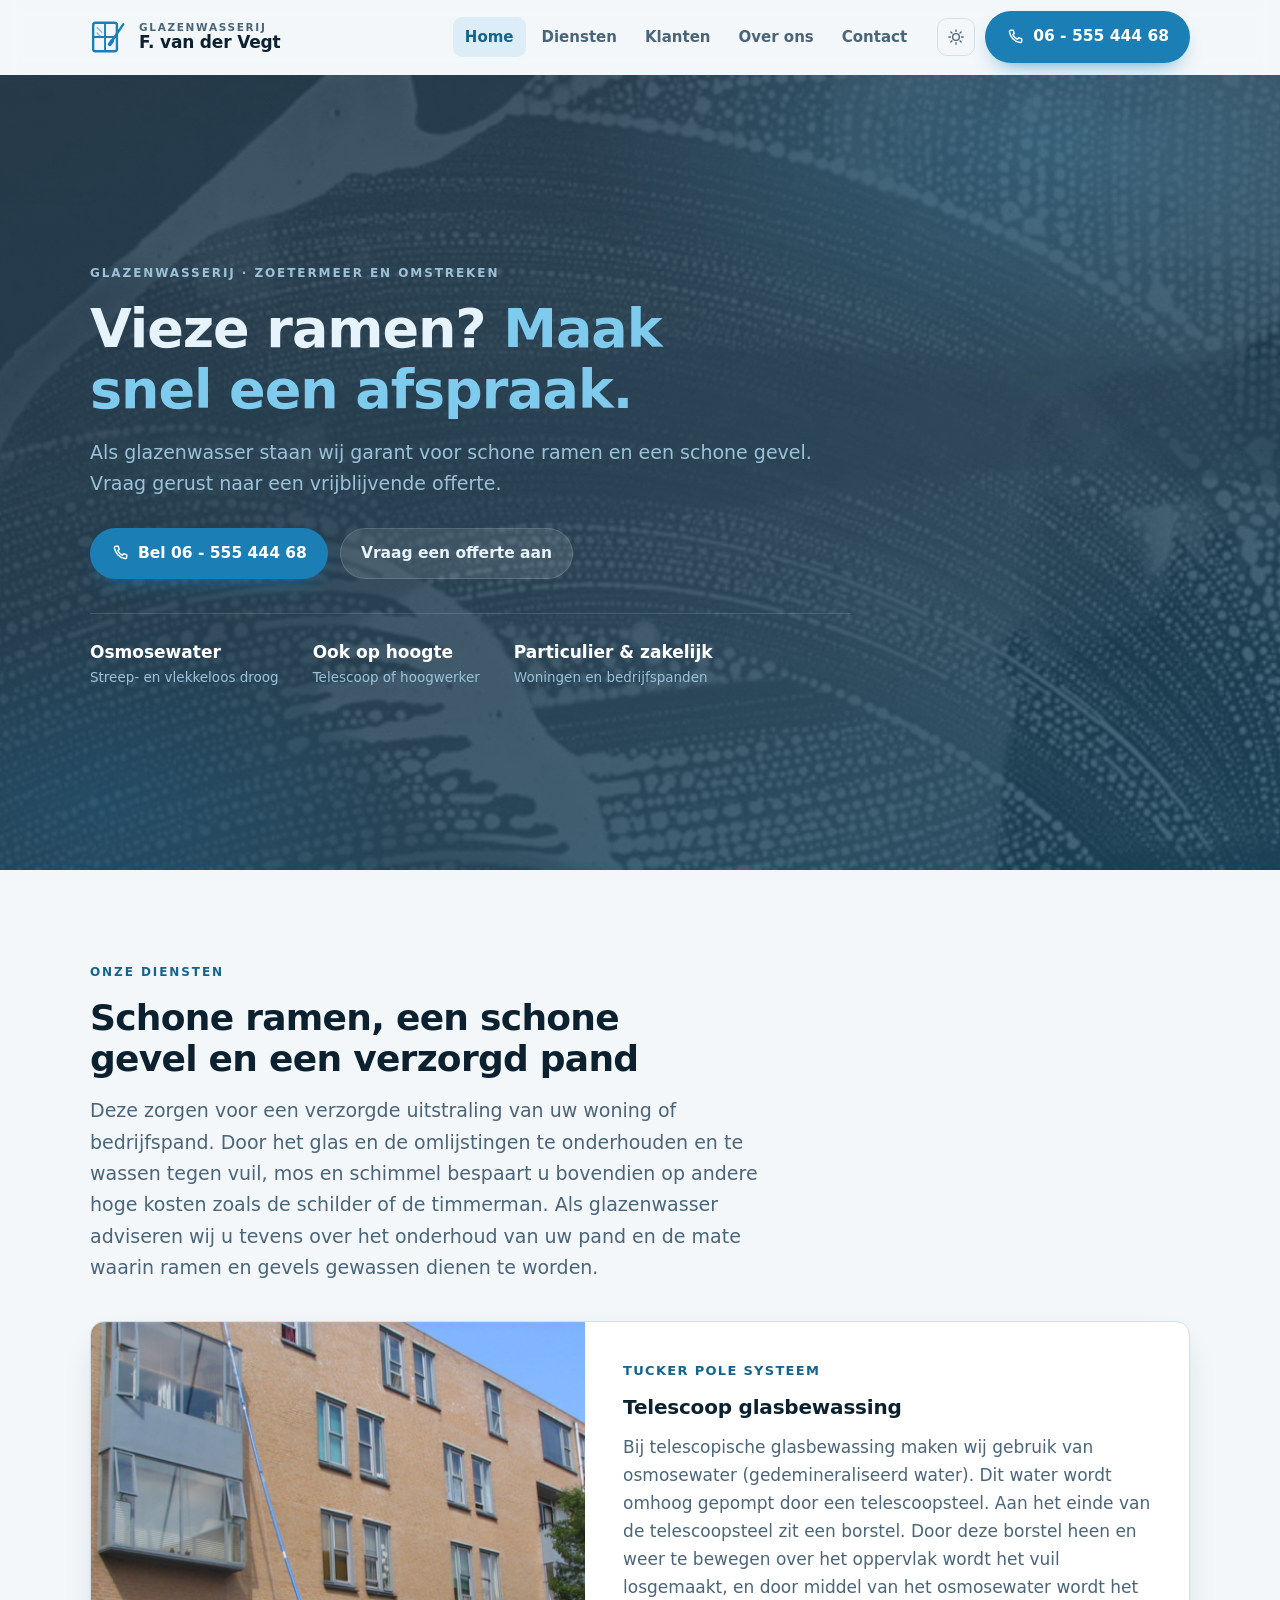
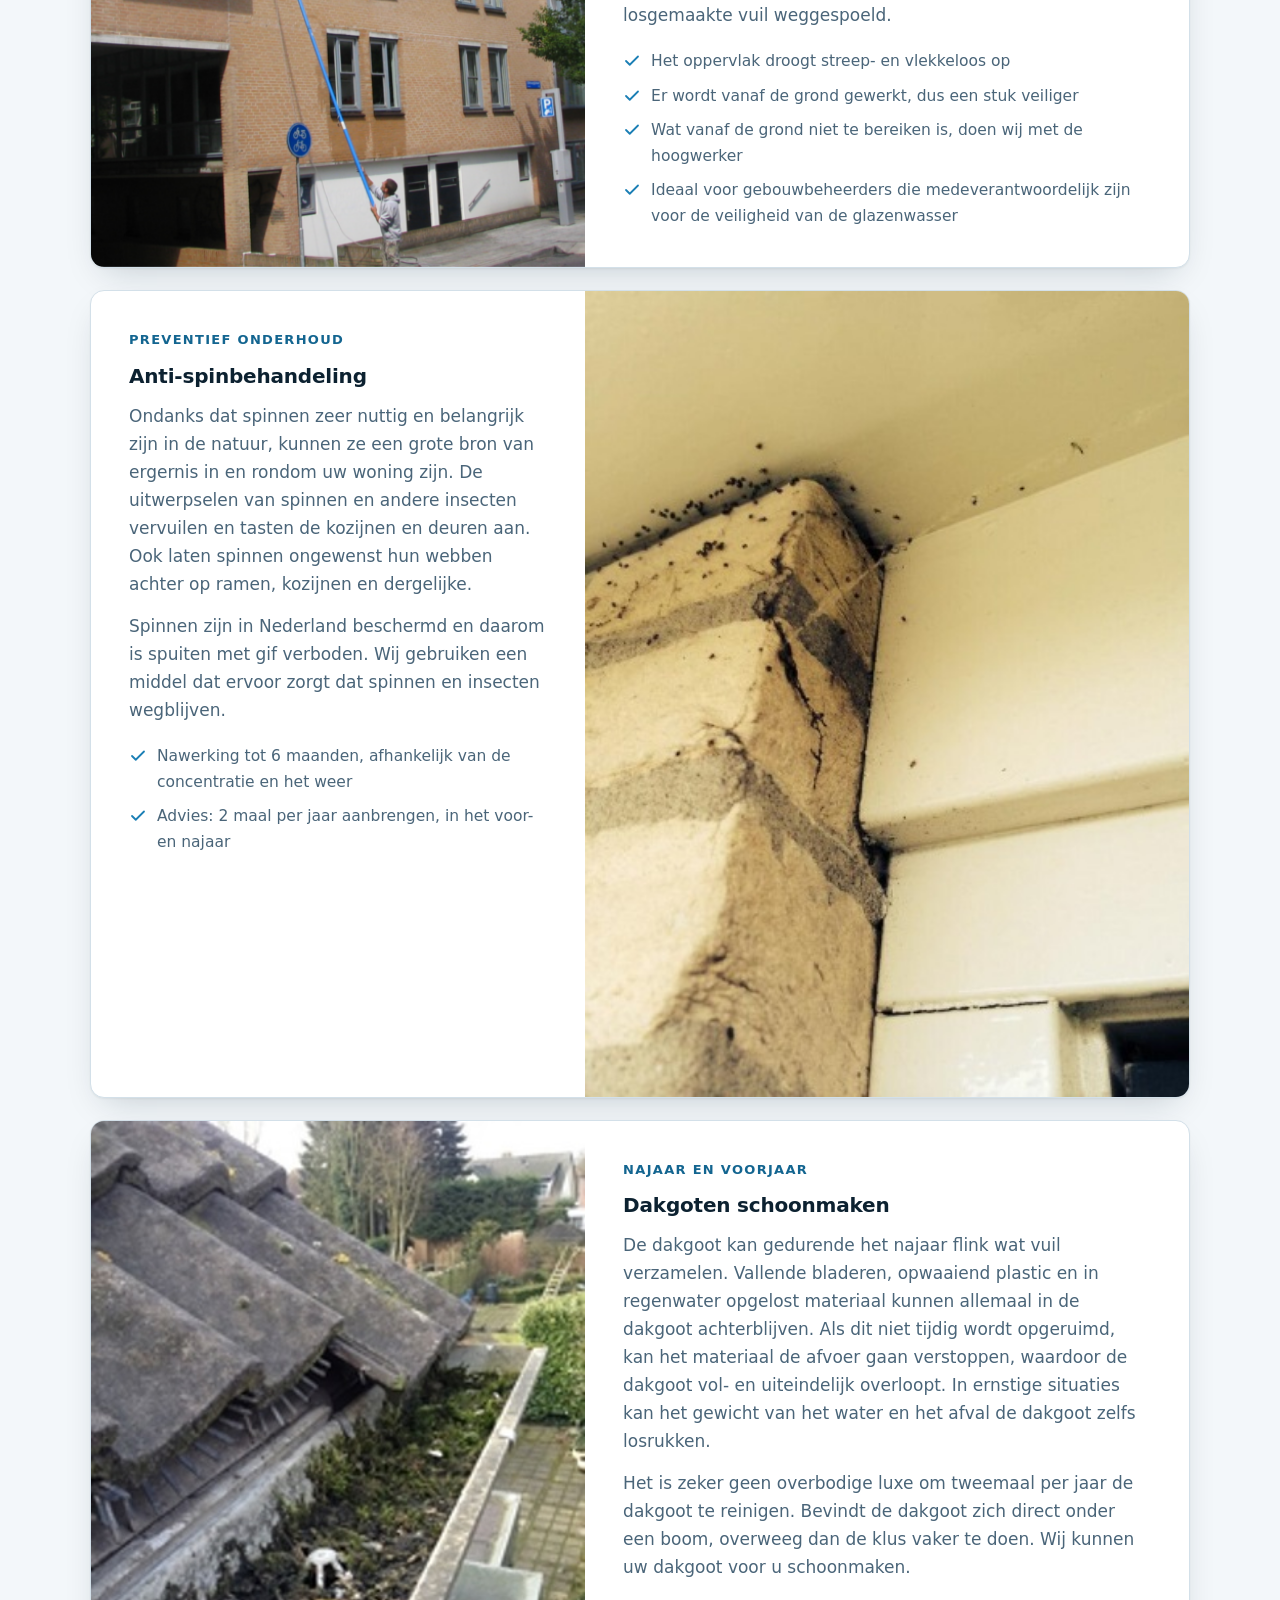
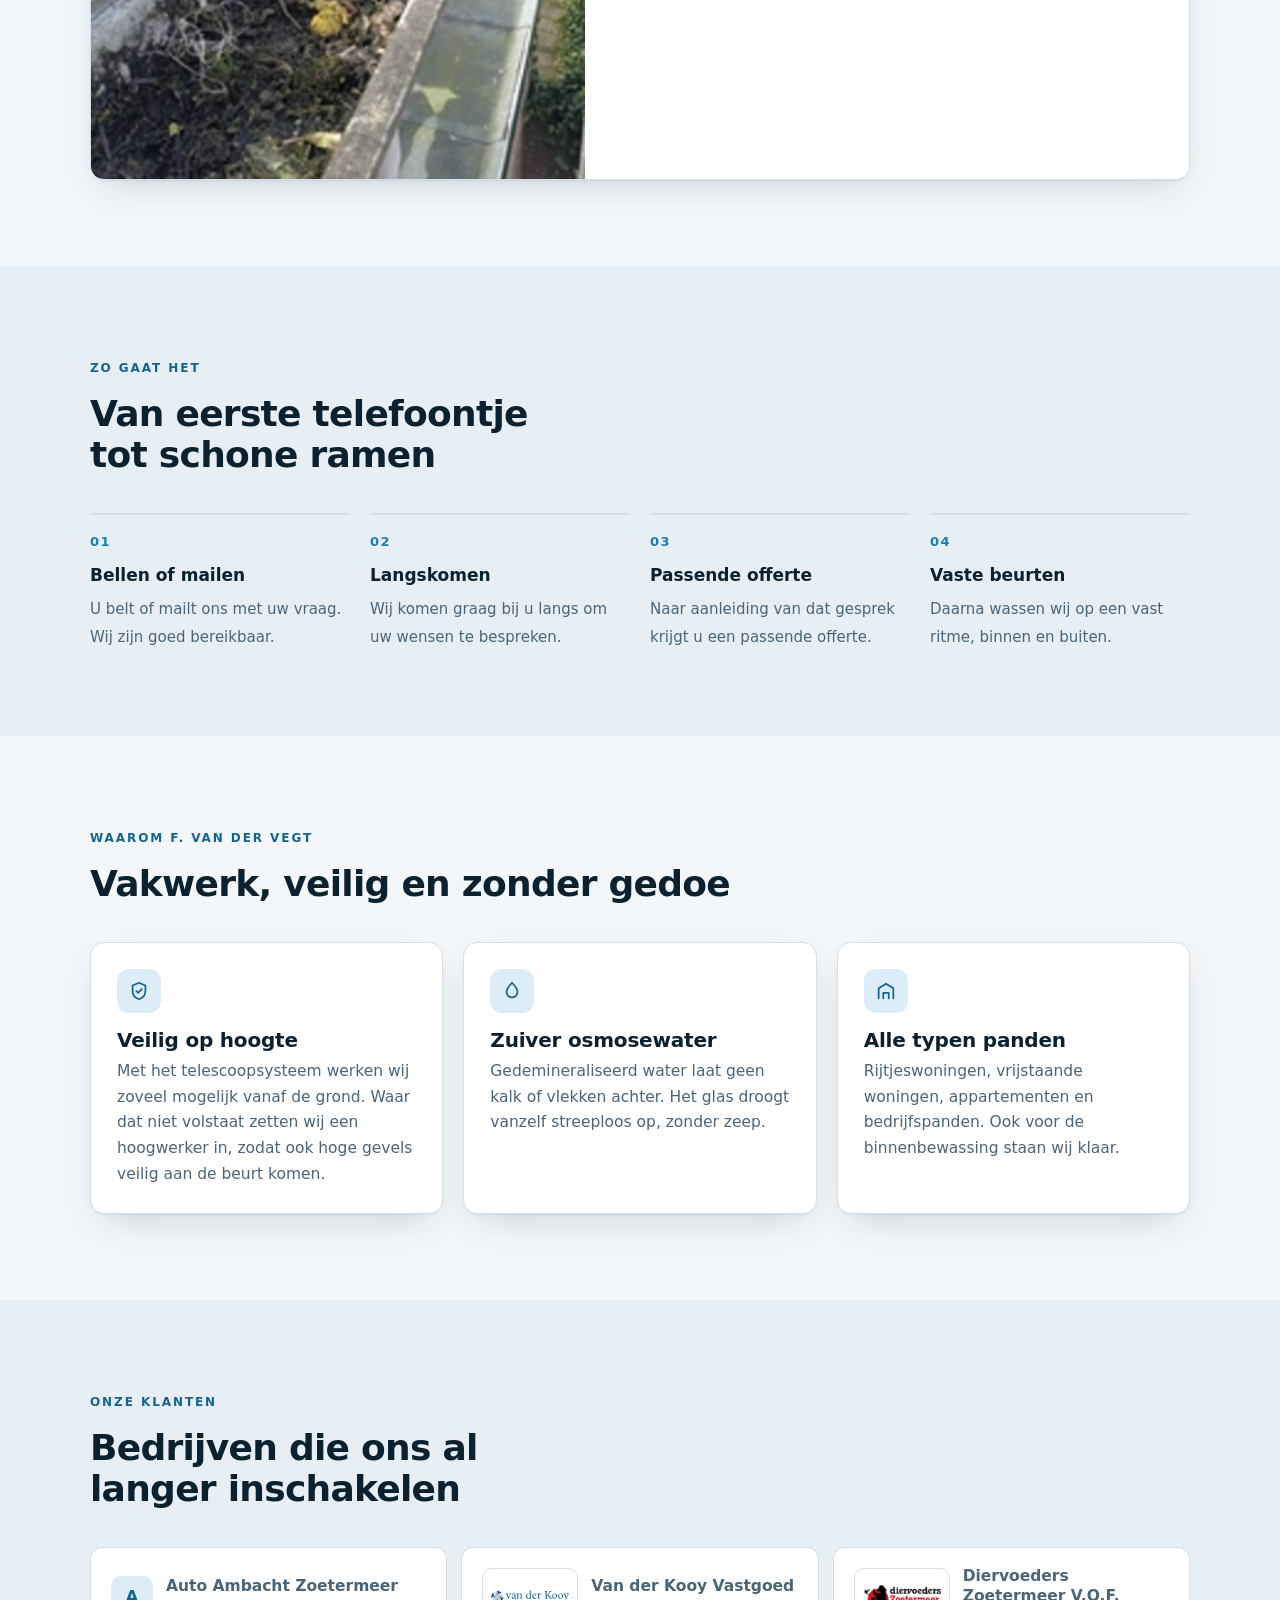
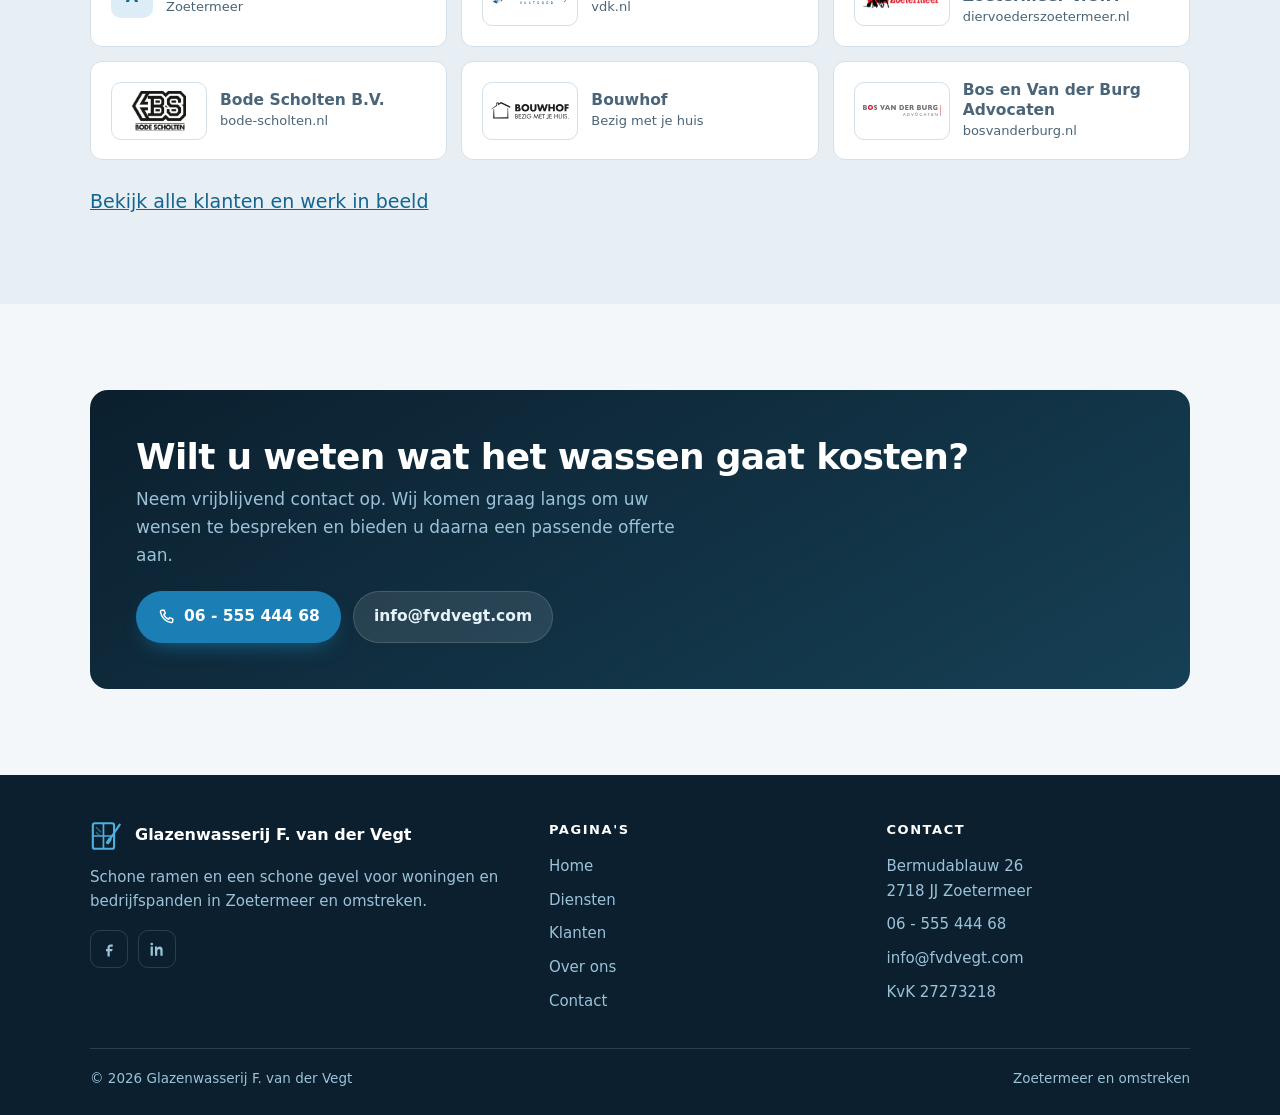
<file: index.html>
<!doctype html>
<html lang="nl">
<head>
<meta charset="utf-8" />
<meta name="viewport" content="width=device-width, initial-scale=1" />
<title>Glazenwasserij F. van der Vegt | Ramen wassen in Zoetermeer en omstreken</title>
<meta name="description" content="Glazenwasserij F. van der Vegt uit Zoetermeer wast ramen en gevels met het telescoopsysteem op osmosewater. Ook anti-spinbehandeling en dakgoten schoonmaken. Vraag vrijblijvend een offerte aan." />
<meta name="theme-color" content="#0B1F2E" />
<meta property="og:title" content="Glazenwasserij F. van der Vegt" />
<meta property="og:description" content="Schone ramen en een schone gevel in Zoetermeer en omstreken. Telescoop glasbewassing, anti-spinbehandeling en dakgoten schoonmaken." />
<meta property="og:locale" content="nl_NL" />
<meta property="og:type" content="website" />
<meta property="og:image" content="afbeeldingen/window_washer.png" />
<link rel="icon" href="favicon.ico" />
<link rel="stylesheet" href="stijl.css" />
<noscript><style>.reveal{opacity:1;transform:none}</style></noscript>
<script type="application/ld+json">
{
  "@context":"https://schema.org",
  "@type":"LocalBusiness",
  "name":"Glazenwasserij F. van der Vegt",
  "image":"https://www.fvdvegt.com/afbeeldingen/window_washer.png",
  "telephone":"+31655544468",
  "email":"info@fvdvegt.com",
  "url":"https://www.fvdvegt.com/",
  "address":{
    "@type":"PostalAddress",
    "streetAddress":"Bermudablauw 26",
    "postalCode":"2718 JJ",
    "addressLocality":"Zoetermeer",
    "addressCountry":"NL"
  },
  "areaServed":"Zoetermeer en omstreken"
}
</script>
</head>
<body>

<!-- Beeldmerk: raam met trekker -->
<svg width="0" height="0" style="position:absolute" aria-hidden="true" focusable="false">
  <symbol id="beeldmerk" viewBox="0 0 48 48">
    <rect x="4" y="6" width="30" height="36" rx="3" fill="none" stroke="currentColor" stroke-width="3"/>
    <path d="M19 6v36M4 24h30" stroke="currentColor" stroke-width="2.4"/>
    <path d="M9 12l6 6M9 19l4 4" stroke="currentColor" stroke-width="2" stroke-linecap="round" opacity=".5"/>
    <path d="M42 8L27 30" stroke="currentColor" stroke-width="3" stroke-linecap="round"/>
    <rect x="21.5" y="28.5" width="10" height="5" rx="2" transform="rotate(-56 26.5 31)" fill="currentColor"/>
  </symbol>
  <symbol id="vink" viewBox="0 0 24 24">
    <path d="M20 6L9 17l-5-5" fill="none" stroke="currentColor" stroke-width="2.4" stroke-linecap="round" stroke-linejoin="round"/>
  </symbol>
  <symbol id="telefoon" viewBox="0 0 24 24">
    <path d="M6.6 3h3l1.5 4.2-2.1 1.5a12 12 0 006.3 6.3l1.5-2.1L21 14.4v3a2 2 0 01-2.2 2A17 17 0 014.6 5.2 2 2 0 016.6 3z" fill="none" stroke="currentColor" stroke-width="1.9" stroke-linejoin="round"/>
  </symbol>
</svg>

<header class="header" id="kop">
  <div class="wrap nav">
    <a class="brand" href="./" aria-label="Glazenwasserij F. van der Vegt, naar de homepagina">
      <svg class="mark" role="img" aria-hidden="true"><use href="#beeldmerk"/></svg>
      <span class="naam">
        <span class="b1">Glazenwasserij</span>
        <span class="b2">F. van der Vegt</span>
      </span>
    </a>
    <nav class="nav-links" id="navLinks" aria-label="Hoofdmenu">
      <a href="./" class="actief" aria-current="page">Home</a>
      <a href="#diensten">Diensten</a>
      <a href="klanten/">Klanten</a>
      <a href="over-ons/">Over ons</a>
      <a href="contact/">Contact</a>
      <a class="bel-in-menu" href="tel:0655544468"><svg aria-hidden="true"><use href="#telefoon"/></svg>Bel 06 - 555 444 68</a>
    </nav>
    <div class="nav-cta">
      <button class="thema-knop" id="themaKnop" aria-label="Wissel tussen licht en donker" title="Licht of donker">
        <svg viewBox="0 0 24 24" fill="none" stroke="currentColor" stroke-width="1.8" stroke-linecap="round" aria-hidden="true">
          <circle cx="12" cy="12" r="4.5"/><path d="M12 2.5v2M12 19.5v2M2.5 12h2M19.5 12h2M5.2 5.2l1.4 1.4M17.4 17.4l1.4 1.4M18.8 5.2l-1.4 1.4M6.6 17.4l-1.4 1.4"/>
        </svg>
      </button>
      <a class="btn btn-primary" href="tel:0655544468"><svg aria-hidden="true"><use href="#telefoon"/></svg>06 - 555 444 68</a>
      <button class="menu-knop" id="menuKnop" aria-label="Menu openen" aria-expanded="false" aria-controls="navLinks"><span></span><span></span><span></span></button>
    </div>
  </div>
</header>

<!-- HERO -->
<section class="hero">
  <img class="hero-foto" src="afbeeldingen/window_washer.png" alt="" aria-hidden="true" />
  <div class="wrap">
    <div class="hero-grid">
      <div>
        <span class="eyebrow">Glazenwasserij &middot; Zoetermeer en omstreken</span>
        <h1>Vieze ramen? <em>Maak snel een afspraak.</em></h1>
        <p class="lead">Als glazenwasser staan wij garant voor schone ramen en een schone gevel. Vraag gerust naar een vrijblijvende offerte.</p>
        <div class="hero-acties">
          <a class="btn btn-primary" href="tel:0655544468"><svg aria-hidden="true"><use href="#telefoon"/></svg>Bel 06 - 555 444 68</a>
          <a class="btn btn-licht" href="contact/">Vraag een offerte aan</a>
        </div>
        <div class="hero-meta">
          <div class="m"><b>Osmosewater</b><span>Streep- en vlekkeloos droog</span></div>
          <div class="m"><b>Ook op hoogte</b><span>Telescoop of hoogwerker</span></div>
          <div class="m"><b>Particulier &amp; zakelijk</b><span>Woningen en bedrijfspanden</span></div>
        </div>
      </div>
    </div>
  </div>
</section>

<!-- DIENSTEN -->
<section id="diensten">
  <div class="wrap">
    <div class="sectie-kop reveal">
      <span class="eyebrow">Onze diensten</span>
      <h2>Schone ramen, een schone gevel en een verzorgd pand</h2>
      <p class="lead">Deze zorgen voor een verzorgde uitstraling van uw woning of bedrijfspand. Door het glas en de omlijstingen te onderhouden en te wassen tegen vuil, mos en schimmel bespaart u bovendien op andere hoge kosten zoals de schilder of de timmerman. Als glazenwasser adviseren wij u tevens over het onderhoud van uw pand en de mate waarin ramen en gevels gewassen dienen te worden.</p>
    </div>

    <div class="diensten">

      <article class="dienst reveal">
        <div class="dienst-beeld"><img src="afbeeldingen/tucker-pole-system.png" alt="Telescoopsteel met borstel waarmee vanaf de grond ramen worden gewassen" loading="lazy" /></div>
        <div class="dienst-tekst">
          <span class="sub">Tucker pole systeem</span>
          <h3>Telescoop glasbewassing</h3>
          <p>Bij telescopische glasbewassing maken wij gebruik van osmosewater (gedemineraliseerd water). Dit water wordt omhoog gepompt door een telescoopsteel. Aan het einde van de telescoopsteel zit een borstel. Door deze borstel heen en weer te bewegen over het oppervlak wordt het vuil losgemaakt, en door middel van het osmosewater wordt het losgemaakte vuil weggespoeld.</p>
          <ul class="punten">
            <li><svg aria-hidden="true"><use href="#vink"/></svg><span>Het oppervlak droogt streep- en vlekkeloos op</span></li>
            <li><svg aria-hidden="true"><use href="#vink"/></svg><span>Er wordt vanaf de grond gewerkt, dus een stuk veiliger</span></li>
            <li><svg aria-hidden="true"><use href="#vink"/></svg><span>Wat vanaf de grond niet te bereiken is, doen wij met de hoogwerker</span></li>
            <li><svg aria-hidden="true"><use href="#vink"/></svg><span>Ideaal voor gebouwbeheerders die medeverantwoordelijk zijn voor de veiligheid van de glazenwasser</span></li>
          </ul>
        </div>
      </article>

      <article class="dienst reveal">
        <div class="dienst-beeld"><img src="afbeeldingen/Antispin-behandeling.jpg" alt="Anti-spinbehandeling van kozijnen en ramen" loading="lazy" /></div>
        <div class="dienst-tekst">
          <span class="sub">Preventief onderhoud</span>
          <h3>Anti-spinbehandeling</h3>
          <p>Ondanks dat spinnen zeer nuttig en belangrijk zijn in de natuur, kunnen ze een grote bron van ergernis in en rondom uw woning zijn. De uitwerpselen van spinnen en andere insecten vervuilen en tasten de kozijnen en deuren aan. Ook laten spinnen ongewenst hun webben achter op ramen, kozijnen en dergelijke.</p>
          <p>Spinnen zijn in Nederland beschermd en daarom is spuiten met gif verboden. Wij gebruiken een middel dat ervoor zorgt dat spinnen en insecten wegblijven.</p>
          <ul class="punten">
            <li><svg aria-hidden="true"><use href="#vink"/></svg><span>Nawerking tot 6 maanden, afhankelijk van de concentratie en het weer</span></li>
            <li><svg aria-hidden="true"><use href="#vink"/></svg><span>Advies: 2 maal per jaar aanbrengen, in het voor- en najaar</span></li>
          </ul>
        </div>
      </article>

      <article class="dienst reveal">
        <div class="dienst-beeld"><img src="afbeeldingen/dakgoot.jpg" alt="Dakgoot vol met bladeren die schoongemaakt wordt" loading="lazy" /></div>
        <div class="dienst-tekst">
          <span class="sub">Najaar en voorjaar</span>
          <h3>Dakgoten schoonmaken</h3>
          <p>De dakgoot kan gedurende het najaar flink wat vuil verzamelen. Vallende bladeren, opwaaiend plastic en in regenwater opgelost materiaal kunnen allemaal in de dakgoot achterblijven. Als dit niet tijdig wordt opgeruimd, kan het materiaal de afvoer gaan verstoppen, waardoor de dakgoot vol- en uiteindelijk overloopt. In ernstige situaties kan het gewicht van het water en het afval de dakgoot zelfs losrukken.</p>
          <p>Het is zeker geen overbodige luxe om tweemaal per jaar de dakgoot te reinigen. Bevindt de dakgoot zich direct onder een boom, overweeg dan de klus vaker te doen. Wij kunnen uw dakgoot voor u schoonmaken.</p>
        </div>
      </article>

    </div>
  </div>
</section>

<!-- WERKWIJZE -->
<section class="zacht">
  <div class="wrap">
    <div class="sectie-kop reveal">
      <span class="eyebrow">Zo gaat het</span>
      <h2>Van eerste telefoontje tot schone ramen</h2>
    </div>
    <div class="stappen reveal">
      <div class="stap"><b>Bellen of mailen</b><span>U belt of mailt ons met uw vraag. Wij zijn goed bereikbaar.</span></div>
      <div class="stap"><b>Langskomen</b><span>Wij komen graag bij u langs om uw wensen te bespreken.</span></div>
      <div class="stap"><b>Passende offerte</b><span>Naar aanleiding van dat gesprek krijgt u een passende offerte.</span></div>
      <div class="stap"><b>Vaste beurten</b><span>Daarna wassen wij op een vast ritme, binnen en buiten.</span></div>
    </div>
  </div>
</section>

<!-- WAAROM -->
<section>
  <div class="wrap">
    <div class="sectie-kop reveal">
      <span class="eyebrow">Waarom F. van der Vegt</span>
      <h2>Vakwerk, veilig en zonder gedoe</h2>
    </div>
    <div class="raster-3">
      <div class="kaart reveal">
        <div class="icoon"><svg viewBox="0 0 24 24" fill="none" stroke="currentColor" stroke-width="1.9" stroke-linecap="round" stroke-linejoin="round" aria-hidden="true"><path d="M12 3l7 3v6c0 4.2-2.9 7.6-7 9-4.1-1.4-7-4.8-7-9V6z"/><path d="M9 12l2 2 4-4"/></svg></div>
        <h3>Veilig op hoogte</h3>
        <p>Met het telescoopsysteem werken wij zoveel mogelijk vanaf de grond. Waar dat niet volstaat zetten wij een hoogwerker in, zodat ook hoge gevels veilig aan de beurt komen.</p>
      </div>
      <div class="kaart reveal">
        <div class="icoon"><svg viewBox="0 0 24 24" fill="none" stroke="currentColor" stroke-width="1.9" stroke-linecap="round" stroke-linejoin="round" aria-hidden="true"><path d="M12 3s6 6.2 6 10a6 6 0 01-12 0c0-3.8 6-10 6-10z"/></svg></div>
        <h3>Zuiver osmosewater</h3>
        <p>Gedemineraliseerd water laat geen kalk of vlekken achter. Het glas droogt vanzelf streeploos op, zonder zeep.</p>
      </div>
      <div class="kaart reveal">
        <div class="icoon"><svg viewBox="0 0 24 24" fill="none" stroke="currentColor" stroke-width="1.9" stroke-linecap="round" stroke-linejoin="round" aria-hidden="true"><path d="M4 20V9l8-5 8 5v11"/><path d="M9 20v-6h6v6"/></svg></div>
        <h3>Alle typen panden</h3>
        <p>Rijtjeswoningen, vrijstaande woningen, appartementen en bedrijfspanden. Ook voor de binnenbewassing staan wij klaar.</p>
      </div>
    </div>
  </div>
</section>

<!-- KLANTEN -->
<section class="zacht">
  <div class="wrap">
    <div class="sectie-kop reveal">
      <span class="eyebrow">Onze klanten</span>
      <h2>Bedrijven die ons al langer inschakelen</h2>
    </div>
    <div class="klanten reveal">
      <div class="klant"><span class="letter">A</span><span><b>Auto Ambacht Zoetermeer</b><span>Zoetermeer</span></span></div>
      <a class="klant" href="https://www.vdk.nl/nl" target="_blank" rel="noopener"><span class="logo"><img src="afbeeldingen/logos/vdk.svg" alt="Logo Van der Kooy Vastgoed" loading="lazy" /></span><span><b>Van der Kooy Vastgoed</b><span>vdk.nl</span></span></a>
      <a class="klant" href="https://www.diervoederszoetermeer.nl/" target="_blank" rel="noopener"><span class="logo"><img src="afbeeldingen/logos/diervoeders.png" alt="Logo Diervoeders Zoetermeer V.O.F." loading="lazy" /></span><span><b>Diervoeders Zoetermeer V.O.F.</b><span>diervoederszoetermeer.nl</span></span></a>
      <a class="klant" href="https://bode-scholten.nl/" target="_blank" rel="noopener"><span class="logo"><img src="afbeeldingen/logos/bodescholten.png" alt="Logo Bode Scholten B.V." loading="lazy" /></span><span><b>Bode Scholten B.V.</b><span>bode-scholten.nl</span></span></a>
      <a class="klant" href="https://www.bouwhof.nl/" target="_blank" rel="noopener"><span class="logo"><img src="afbeeldingen/logos/bouwhof.svg" alt="Logo Bouwhof" loading="lazy" /></span><span><b>Bouwhof</b><span>Bezig met je huis</span></span></a>
      <a class="klant" href="https://bosvanderburg.nl/" target="_blank" rel="noopener"><span class="logo"><img src="afbeeldingen/logos/bosvanderburg.svg" alt="Logo Bos en Van der Burg Advocaten" loading="lazy" /></span><span><b>Bos en Van der Burg Advocaten</b><span>bosvanderburg.nl</span></span></a>
    </div>
    <p class="lead reveal" style="margin-top:26px"><a href="klanten/">Bekijk alle klanten en werk in beeld</a></p>
  </div>
</section>

<!-- OPROEP -->
<section>
  <div class="wrap">
    <div class="oproep reveal">
      <div>
        <h2>Wilt u weten wat het wassen gaat kosten?</h2>
        <p>Neem vrijblijvend contact op. Wij komen graag langs om uw wensen te bespreken en bieden u daarna een passende offerte aan.</p>
      </div>
      <div class="oproep-acties">
        <a class="btn btn-primary" href="tel:0655544468"><svg aria-hidden="true"><use href="#telefoon"/></svg>06 - 555 444 68</a>
        <a class="btn btn-licht" href="mailto:info@fvdvegt.com">info@fvdvegt.com</a>
      </div>
    </div>
  </div>
</section>

<footer class="voet">
  <div class="wrap">
    <div class="voet-raster">
      <div>
        <div class="merk">
          <svg role="img" aria-hidden="true"><use href="#beeldmerk"/></svg>
          <b>Glazenwasserij F. van der Vegt</b>
        </div>
        <p>Schone ramen en een schone gevel voor woningen en bedrijfspanden in Zoetermeer en omstreken.</p>
        <div class="sociaal">
          <a href="https://www.facebook.com/fvdvegt/" target="_blank" rel="noopener" aria-label="Facebook">
            <svg viewBox="0 0 24 24" fill="currentColor" aria-hidden="true"><path d="M14 9h3V6h-3c-2.2 0-4 1.8-4 4v2H8v3h2v7h3v-7h3l1-3h-4v-2c0-.6.4-1 1-1z"/></svg>
          </a>
          <a href="https://nl.linkedin.com/in/ferry-glazenwasser-van-der-vegt-844a50ba" target="_blank" rel="noopener" aria-label="LinkedIn">
            <svg viewBox="0 0 24 24" fill="currentColor" aria-hidden="true"><path d="M5 3.5A1.8 1.8 0 113.2 5.3 1.8 1.8 0 015 3.5zM3.5 8.8h3V21h-3zM9.3 8.8h2.9v1.7c.5-.9 1.6-1.9 3.4-1.9 2.7 0 3.9 1.7 3.9 4.6V21h-3v-6.3c0-1.6-.6-2.5-1.9-2.5-1.1 0-1.8.7-2.1 1.5-.1.2-.1.6-.1.9V21h-3z"/></svg>
          </a>
        </div>
      </div>
      <div>
        <h4>Pagina&apos;s</h4>
        <ul>
          <li><a href="./">Home</a></li>
          <li><a href="#diensten">Diensten</a></li>
          <li><a href="klanten/">Klanten</a></li>
          <li><a href="over-ons/">Over ons</a></li>
          <li><a href="contact/">Contact</a></li>
        </ul>
      </div>
      <div>
        <h4>Contact</h4>
        <ul>
          <li>Bermudablauw 26<br />2718 JJ Zoetermeer</li>
          <li><a href="tel:0655544468">06 - 555 444 68</a></li>
          <li><a href="mailto:info@fvdvegt.com">info@fvdvegt.com</a></li>
          <li>KvK 27273218</li>
        </ul>
      </div>
    </div>
    <div class="voet-onder">
      <span>&copy; <span id="jaar">2026</span> Glazenwasserij F. van der Vegt</span>
      <span>Zoetermeer en omstreken</span>
    </div>
  </div>
</footer>

<a class="belbalk" href="tel:0655544468"><svg aria-hidden="true"><use href="#telefoon"/></svg>Bel 06 - 555 444 68</a>

<script src="script.js"></script>
<script>document.getElementById('jaar').textContent = new Date().getFullYear();</script>
</body>
</html>
</file>
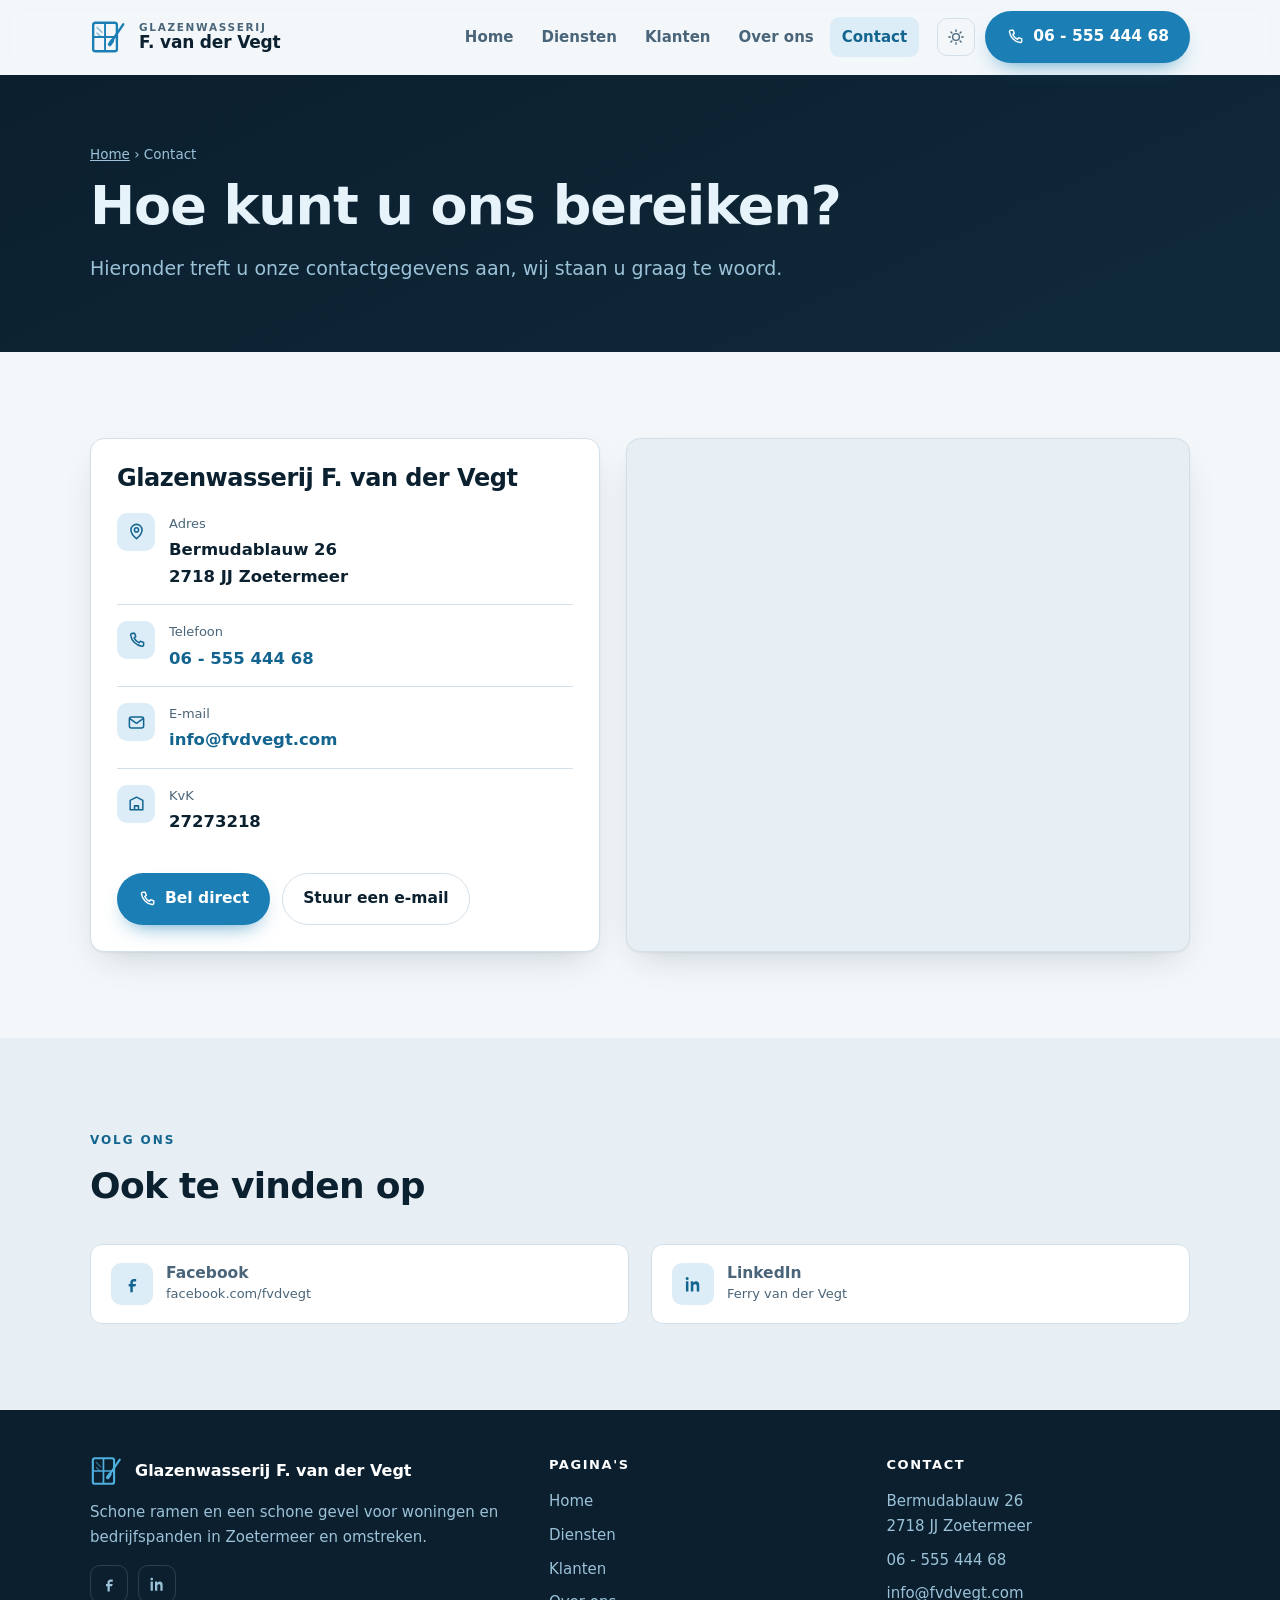
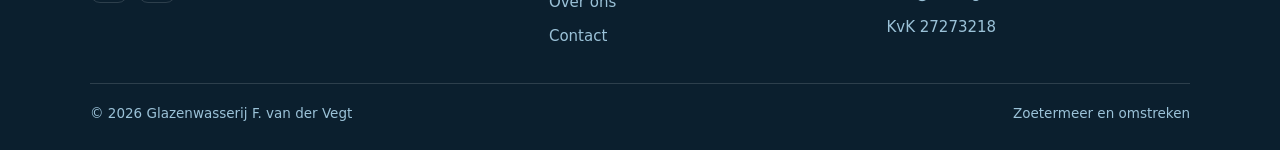
<file: contact/index.html>
<!doctype html>
<html lang="nl">
<head>
<meta charset="utf-8" />
<meta name="viewport" content="width=device-width, initial-scale=1" />
<title>Contact | Glazenwasserij F. van der Vegt</title>
<meta name="description" content="Contactgegevens van Glazenwasserij F. van der Vegt: Bermudablauw 26, 2718 JJ Zoetermeer, 06 - 555 444 68, info@fvdvegt.com, KvK 27273218." />
<meta name="theme-color" content="#0B1F2E" />
<meta property="og:title" content="Contact | Glazenwasserij F. van der Vegt" />
<meta property="og:locale" content="nl_NL" />
<meta property="og:type" content="website" />
<link rel="icon" href="../favicon.ico" />
<link rel="stylesheet" href="../stijl.css" />
<noscript><style>.reveal{opacity:1;transform:none}</style></noscript>
</head>
<body>

<svg width="0" height="0" style="position:absolute" aria-hidden="true" focusable="false">
  <symbol id="beeldmerk" viewBox="0 0 48 48">
    <rect x="4" y="6" width="30" height="36" rx="3" fill="none" stroke="currentColor" stroke-width="3"/>
    <path d="M19 6v36M4 24h30" stroke="currentColor" stroke-width="2.4"/>
    <path d="M9 12l6 6M9 19l4 4" stroke="currentColor" stroke-width="2" stroke-linecap="round" opacity=".5"/>
    <path d="M42 8L27 30" stroke="currentColor" stroke-width="3" stroke-linecap="round"/>
    <rect x="21.5" y="28.5" width="10" height="5" rx="2" transform="rotate(-56 26.5 31)" fill="currentColor"/>
  </symbol>
  <symbol id="telefoon" viewBox="0 0 24 24">
    <path d="M6.6 3h3l1.5 4.2-2.1 1.5a12 12 0 006.3 6.3l1.5-2.1L21 14.4v3a2 2 0 01-2.2 2A17 17 0 014.6 5.2 2 2 0 016.6 3z" fill="none" stroke="currentColor" stroke-width="1.9" stroke-linejoin="round"/>
  </symbol>
</svg>

<header class="header" id="kop">
  <div class="wrap nav">
    <a class="brand" href="../" aria-label="Glazenwasserij F. van der Vegt, naar de homepagina">
      <svg class="mark" role="img" aria-hidden="true"><use href="#beeldmerk"/></svg>
      <span class="naam">
        <span class="b1">Glazenwasserij</span>
        <span class="b2">F. van der Vegt</span>
      </span>
    </a>
    <nav class="nav-links" id="navLinks" aria-label="Hoofdmenu">
      <a href="../">Home</a>
      <a href="../#diensten">Diensten</a>
      <a href="../klanten/">Klanten</a>
      <a href="../over-ons/">Over ons</a>
      <a href="../contact/" class="actief" aria-current="page">Contact</a>
      <a class="bel-in-menu" href="tel:0655544468"><svg aria-hidden="true"><use href="#telefoon"/></svg>Bel 06 - 555 444 68</a>
    </nav>
    <div class="nav-cta">
      <button class="thema-knop" id="themaKnop" aria-label="Wissel tussen licht en donker" title="Licht of donker">
        <svg viewBox="0 0 24 24" fill="none" stroke="currentColor" stroke-width="1.8" stroke-linecap="round" aria-hidden="true">
          <circle cx="12" cy="12" r="4.5"/><path d="M12 2.5v2M12 19.5v2M2.5 12h2M19.5 12h2M5.2 5.2l1.4 1.4M17.4 17.4l1.4 1.4M18.8 5.2l-1.4 1.4M6.6 17.4l-1.4 1.4"/>
        </svg>
      </button>
      <a class="btn btn-primary" href="tel:0655544468"><svg aria-hidden="true"><use href="#telefoon"/></svg>06 - 555 444 68</a>
      <button class="menu-knop" id="menuKnop" aria-label="Menu openen" aria-expanded="false" aria-controls="navLinks"><span></span><span></span><span></span></button>
    </div>
  </div>
</header>

<section class="paginakop">
  <div class="wrap">
    <p class="kruimels"><a href="../">Home</a> &rsaquo; Contact</p>
    <h1>Hoe kunt u ons bereiken?</h1>
    <p class="lead">Hieronder treft u onze contactgegevens aan, wij staan u graag te woord.</p>
  </div>
</section>

<section>
  <div class="wrap">
    <div class="contact-raster">
      <div class="kaart reveal">
        <h2 style="font-size:24px;margin-bottom:6px">Glazenwasserij F. van der Vegt</h2>
        <ul class="gegevens">
          <li>
            <span class="icoon"><svg viewBox="0 0 24 24" fill="none" stroke="currentColor" stroke-width="1.9" stroke-linecap="round" stroke-linejoin="round" aria-hidden="true"><path d="M12 21s7-5.7 7-11a7 7 0 10-14 0c0 5.3 7 11 7 11z"/><circle cx="12" cy="10" r="2.6"/></svg></span>
            <div><div class="label">Adres</div><div class="waarde">Bermudablauw 26<br />2718 JJ Zoetermeer</div></div>
          </li>
          <li>
            <span class="icoon"><svg aria-hidden="true"><use href="#telefoon"/></svg></span>
            <div><div class="label">Telefoon</div><div class="waarde"><a href="tel:0655544468">06 - 555 444 68</a></div></div>
          </li>
          <li>
            <span class="icoon"><svg viewBox="0 0 24 24" fill="none" stroke="currentColor" stroke-width="1.9" stroke-linejoin="round" aria-hidden="true"><rect x="3" y="5" width="18" height="14" rx="2.5"/><path d="M3.5 7l8.5 6 8.5-6"/></svg></span>
            <div><div class="label">E-mail</div><div class="waarde"><a href="mailto:info@fvdvegt.com">info@fvdvegt.com</a></div></div>
          </li>
          <li>
            <span class="icoon"><svg viewBox="0 0 24 24" fill="none" stroke="currentColor" stroke-width="1.9" stroke-linejoin="round" aria-hidden="true"><path d="M4 20V8l8-4 8 4v12z"/><path d="M9.5 20v-5h5v5"/></svg></span>
            <div><div class="label">KvK</div><div class="waarde">27273218</div></div>
          </li>
        </ul>
        <div class="hero-acties" style="margin-top:24px">
          <a class="btn btn-primary" href="tel:0655544468"><svg aria-hidden="true"><use href="#telefoon"/></svg>Bel direct</a>
          <a class="btn btn-ghost" href="mailto:info@fvdvegt.com">Stuur een e-mail</a>
        </div>
      </div>
      <div class="kaartje reveal">
        <iframe
          title="Locatie van Glazenwasserij F. van der Vegt op de kaart"
          src="https://www.google.com/maps/embed?pb=!1m18!1m12!1m3!1d2454.163986688448!2d4.497871815789625!3d52.040326179726144!2m3!1f0!2f0!3f0!3m2!1i1024!2i768!4f13.1!3m3!1m2!1s0x47c5ceb50af087dd%3A0x220824eb9f7bd67a!2sBermudablauw+26%2C+2718+JJ+Zoetermeer!5e0!3m2!1snl!2snl!4v1536005520846"
          loading="lazy" referrerpolicy="no-referrer-when-downgrade" allowfullscreen></iframe>
      </div>
    </div>
  </div>
</section>

<section class="zacht">
  <div class="wrap">
    <div class="sectie-kop reveal">
      <span class="eyebrow">Volg ons</span>
      <h2>Ook te vinden op</h2>
    </div>
    <div class="raster-2">
      <a class="klant reveal" href="https://www.facebook.com/fvdvegt/" target="_blank" rel="noopener">
        <span class="letter"><svg viewBox="0 0 24 24" width="20" height="20" fill="currentColor" aria-hidden="true"><path d="M14 9h3V6h-3c-2.2 0-4 1.8-4 4v2H8v3h2v7h3v-7h3l1-3h-4v-2c0-.6.4-1 1-1z"/></svg></span>
        <span><b>Facebook</b><span>facebook.com/fvdvegt</span></span>
      </a>
      <a class="klant reveal" href="https://nl.linkedin.com/in/ferry-glazenwasser-van-der-vegt-844a50ba" target="_blank" rel="noopener">
        <span class="letter"><svg viewBox="0 0 24 24" width="20" height="20" fill="currentColor" aria-hidden="true"><path d="M5 3.5A1.8 1.8 0 113.2 5.3 1.8 1.8 0 015 3.5zM3.5 8.8h3V21h-3zM9.3 8.8h2.9v1.7c.5-.9 1.6-1.9 3.4-1.9 2.7 0 3.9 1.7 3.9 4.6V21h-3v-6.3c0-1.6-.6-2.5-1.9-2.5-1.1 0-1.8.7-2.1 1.5-.1.2-.1.6-.1.9V21h-3z"/></svg></span>
        <span><b>LinkedIn</b><span>Ferry van der Vegt</span></span>
      </a>
    </div>
  </div>
</section>

<footer class="voet">
  <div class="wrap">
    <div class="voet-raster">
      <div>
        <div class="merk">
          <svg role="img" aria-hidden="true"><use href="#beeldmerk"/></svg>
          <b>Glazenwasserij F. van der Vegt</b>
        </div>
        <p>Schone ramen en een schone gevel voor woningen en bedrijfspanden in Zoetermeer en omstreken.</p>
        <div class="sociaal">
          <a href="https://www.facebook.com/fvdvegt/" target="_blank" rel="noopener" aria-label="Facebook">
            <svg viewBox="0 0 24 24" fill="currentColor" aria-hidden="true"><path d="M14 9h3V6h-3c-2.2 0-4 1.8-4 4v2H8v3h2v7h3v-7h3l1-3h-4v-2c0-.6.4-1 1-1z"/></svg>
          </a>
          <a href="https://nl.linkedin.com/in/ferry-glazenwasser-van-der-vegt-844a50ba" target="_blank" rel="noopener" aria-label="LinkedIn">
            <svg viewBox="0 0 24 24" fill="currentColor" aria-hidden="true"><path d="M5 3.5A1.8 1.8 0 113.2 5.3 1.8 1.8 0 015 3.5zM3.5 8.8h3V21h-3zM9.3 8.8h2.9v1.7c.5-.9 1.6-1.9 3.4-1.9 2.7 0 3.9 1.7 3.9 4.6V21h-3v-6.3c0-1.6-.6-2.5-1.9-2.5-1.1 0-1.8.7-2.1 1.5-.1.2-.1.6-.1.9V21h-3z"/></svg>
          </a>
        </div>
      </div>
      <div>
        <h4>Pagina&apos;s</h4>
        <ul>
          <li><a href="../">Home</a></li>
          <li><a href="../#diensten">Diensten</a></li>
          <li><a href="../klanten/">Klanten</a></li>
          <li><a href="../over-ons/">Over ons</a></li>
          <li><a href="../contact/">Contact</a></li>
        </ul>
      </div>
      <div>
        <h4>Contact</h4>
        <ul>
          <li>Bermudablauw 26<br />2718 JJ Zoetermeer</li>
          <li><a href="tel:0655544468">06 - 555 444 68</a></li>
          <li><a href="mailto:info@fvdvegt.com">info@fvdvegt.com</a></li>
          <li>KvK 27273218</li>
        </ul>
      </div>
    </div>
    <div class="voet-onder">
      <span>&copy; <span id="jaar">2026</span> Glazenwasserij F. van der Vegt</span>
      <span>Zoetermeer en omstreken</span>
    </div>
  </div>
</footer>

<a class="belbalk" href="tel:0655544468"><svg aria-hidden="true"><use href="#telefoon"/></svg>Bel 06 - 555 444 68</a>

<script src="../script.js"></script>
<script>document.getElementById('jaar').textContent = new Date().getFullYear();</script>
</body>
</html>
</file>
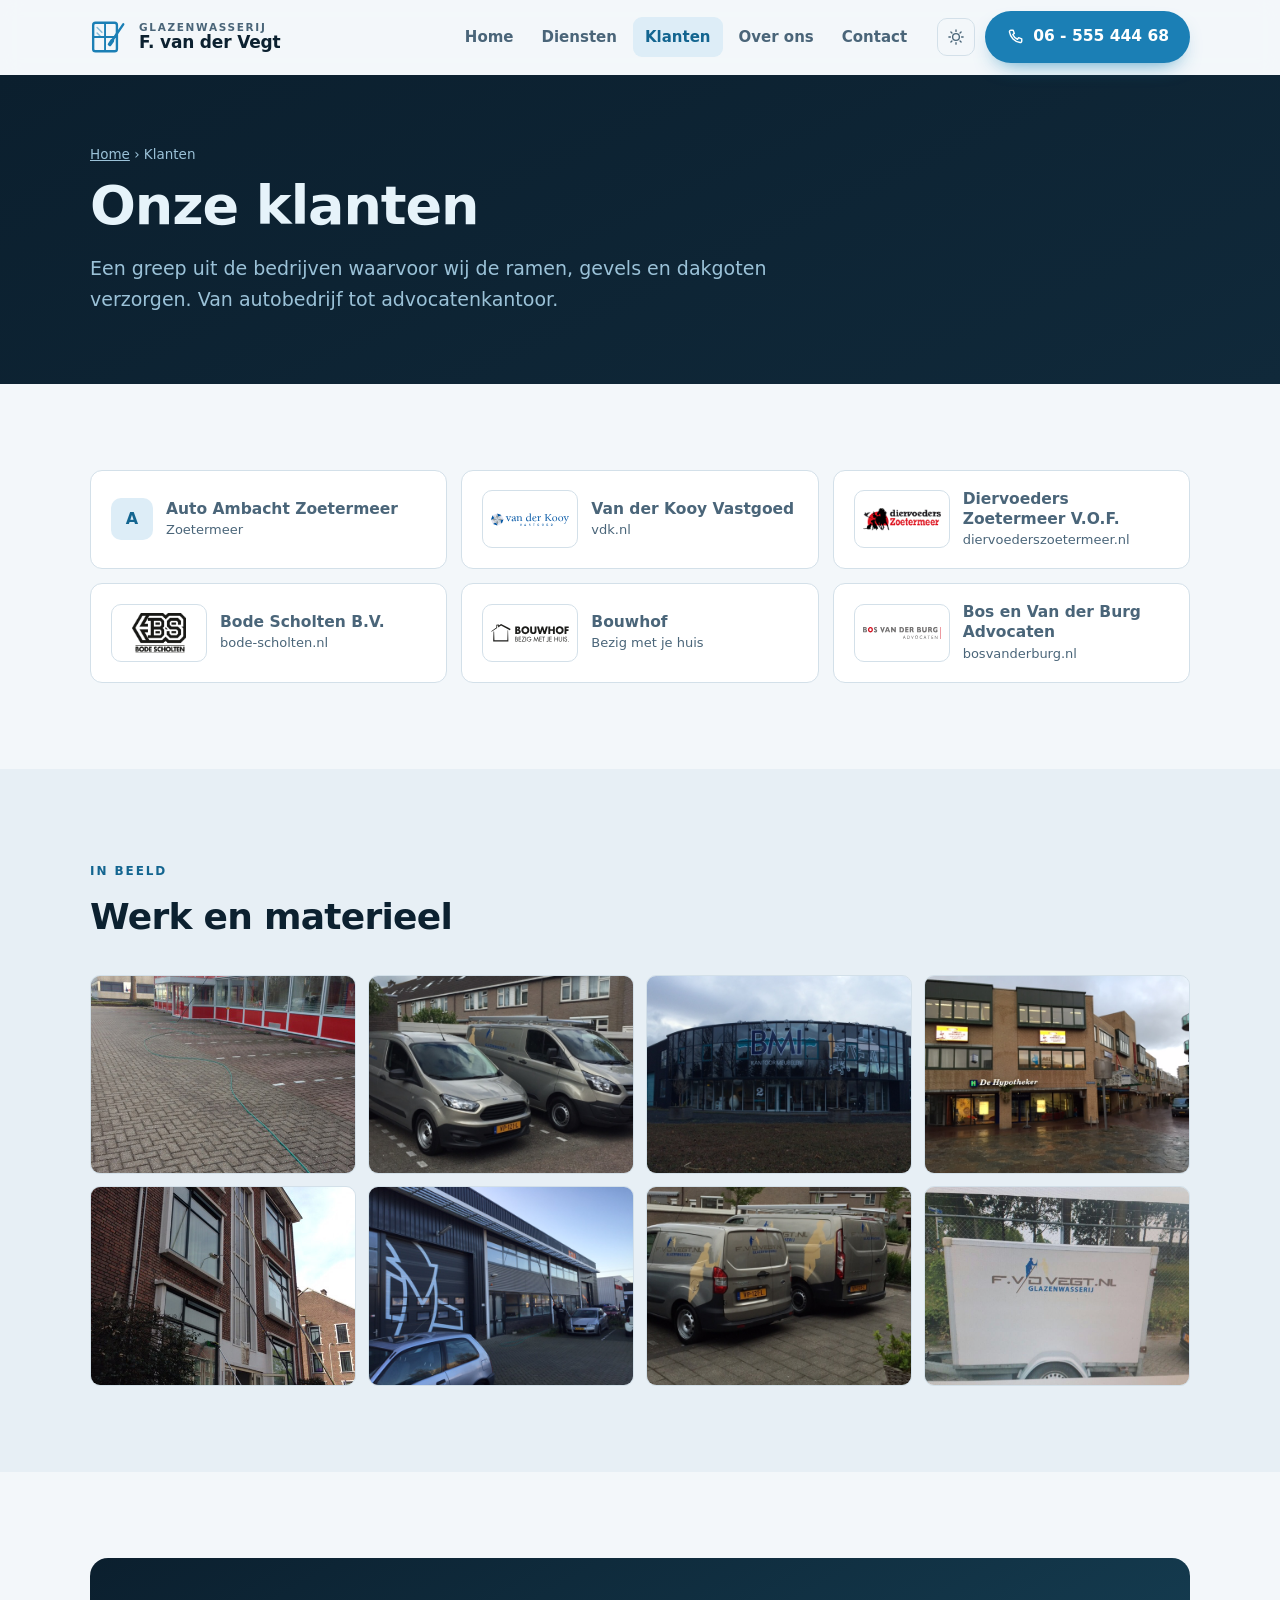
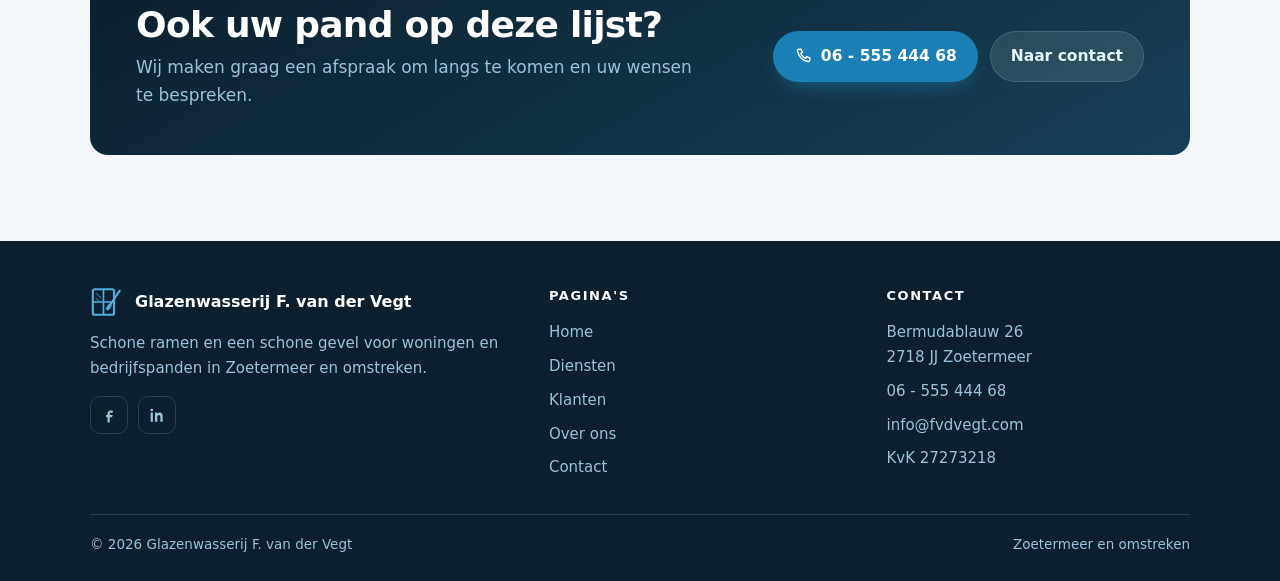
<file: klanten/index.html>
<!doctype html>
<html lang="nl">
<head>
<meta charset="utf-8" />
<meta name="viewport" content="width=device-width, initial-scale=1" />
<title>Klanten | Glazenwasserij F. van der Vegt</title>
<meta name="description" content="Een greep uit de bedrijven waarvoor Glazenwasserij F. van der Vegt uit Zoetermeer de ramen, gevels en dakgoten verzorgt." />
<meta name="theme-color" content="#0B1F2E" />
<meta property="og:title" content="Klanten | Glazenwasserij F. van der Vegt" />
<meta property="og:locale" content="nl_NL" />
<meta property="og:type" content="website" />
<link rel="icon" href="../favicon.ico" />
<link rel="stylesheet" href="../stijl.css" />
<noscript><style>.reveal{opacity:1;transform:none}</style></noscript>
</head>
<body>

<svg width="0" height="0" style="position:absolute" aria-hidden="true" focusable="false">
  <symbol id="beeldmerk" viewBox="0 0 48 48">
    <rect x="4" y="6" width="30" height="36" rx="3" fill="none" stroke="currentColor" stroke-width="3"/>
    <path d="M19 6v36M4 24h30" stroke="currentColor" stroke-width="2.4"/>
    <path d="M9 12l6 6M9 19l4 4" stroke="currentColor" stroke-width="2" stroke-linecap="round" opacity=".5"/>
    <path d="M42 8L27 30" stroke="currentColor" stroke-width="3" stroke-linecap="round"/>
    <rect x="21.5" y="28.5" width="10" height="5" rx="2" transform="rotate(-56 26.5 31)" fill="currentColor"/>
  </symbol>
  <symbol id="telefoon" viewBox="0 0 24 24">
    <path d="M6.6 3h3l1.5 4.2-2.1 1.5a12 12 0 006.3 6.3l1.5-2.1L21 14.4v3a2 2 0 01-2.2 2A17 17 0 014.6 5.2 2 2 0 016.6 3z" fill="none" stroke="currentColor" stroke-width="1.9" stroke-linejoin="round"/>
  </symbol>
</svg>

<header class="header" id="kop">
  <div class="wrap nav">
    <a class="brand" href="../" aria-label="Glazenwasserij F. van der Vegt, naar de homepagina">
      <svg class="mark" role="img" aria-hidden="true"><use href="#beeldmerk"/></svg>
      <span class="naam">
        <span class="b1">Glazenwasserij</span>
        <span class="b2">F. van der Vegt</span>
      </span>
    </a>
    <nav class="nav-links" id="navLinks" aria-label="Hoofdmenu">
      <a href="../">Home</a>
      <a href="../#diensten">Diensten</a>
      <a href="../klanten/" class="actief" aria-current="page">Klanten</a>
      <a href="../over-ons/">Over ons</a>
      <a href="../contact/">Contact</a>
      <a class="bel-in-menu" href="tel:0655544468"><svg aria-hidden="true"><use href="#telefoon"/></svg>Bel 06 - 555 444 68</a>
    </nav>
    <div class="nav-cta">
      <button class="thema-knop" id="themaKnop" aria-label="Wissel tussen licht en donker" title="Licht of donker">
        <svg viewBox="0 0 24 24" fill="none" stroke="currentColor" stroke-width="1.8" stroke-linecap="round" aria-hidden="true">
          <circle cx="12" cy="12" r="4.5"/><path d="M12 2.5v2M12 19.5v2M2.5 12h2M19.5 12h2M5.2 5.2l1.4 1.4M17.4 17.4l1.4 1.4M18.8 5.2l-1.4 1.4M6.6 17.4l-1.4 1.4"/>
        </svg>
      </button>
      <a class="btn btn-primary" href="tel:0655544468"><svg aria-hidden="true"><use href="#telefoon"/></svg>06 - 555 444 68</a>
      <button class="menu-knop" id="menuKnop" aria-label="Menu openen" aria-expanded="false" aria-controls="navLinks"><span></span><span></span><span></span></button>
    </div>
  </div>
</header>

<section class="paginakop">
  <div class="wrap">
    <p class="kruimels"><a href="../">Home</a> &rsaquo; Klanten</p>
    <h1>Onze klanten</h1>
    <p class="lead">Een greep uit de bedrijven waarvoor wij de ramen, gevels en dakgoten verzorgen. Van autobedrijf tot advocatenkantoor.</p>
  </div>
</section>

<section>
  <div class="wrap">
    <div class="klanten reveal">
      <div class="klant"><span class="letter">A</span><span><b>Auto Ambacht Zoetermeer</b><span>Zoetermeer</span></span></div>
      <a class="klant" href="https://www.vdk.nl/nl" target="_blank" rel="noopener"><span class="logo"><img src="../afbeeldingen/logos/vdk.svg" alt="Logo Van der Kooy Vastgoed" loading="lazy" /></span><span><b>Van der Kooy Vastgoed</b><span>vdk.nl</span></span></a>
      <a class="klant" href="https://www.diervoederszoetermeer.nl/" target="_blank" rel="noopener"><span class="logo"><img src="../afbeeldingen/logos/diervoeders.png" alt="Logo Diervoeders Zoetermeer V.O.F." loading="lazy" /></span><span><b>Diervoeders Zoetermeer V.O.F.</b><span>diervoederszoetermeer.nl</span></span></a>
      <a class="klant" href="https://bode-scholten.nl/" target="_blank" rel="noopener"><span class="logo"><img src="../afbeeldingen/logos/bodescholten.png" alt="Logo Bode Scholten B.V." loading="lazy" /></span><span><b>Bode Scholten B.V.</b><span>bode-scholten.nl</span></span></a>
      <a class="klant" href="https://www.bouwhof.nl/" target="_blank" rel="noopener"><span class="logo"><img src="../afbeeldingen/logos/bouwhof.svg" alt="Logo Bouwhof" loading="lazy" /></span><span><b>Bouwhof</b><span>Bezig met je huis</span></span></a>
      <a class="klant" href="https://bosvanderburg.nl/" target="_blank" rel="noopener"><span class="logo"><img src="../afbeeldingen/logos/bosvanderburg.svg" alt="Logo Bos en Van der Burg Advocaten" loading="lazy" /></span><span><b>Bos en Van der Burg Advocaten</b><span>bosvanderburg.nl</span></span></a>
    </div>
  </div>
</section>

<section class="zacht">
  <div class="wrap">
    <div class="sectie-kop reveal">
      <span class="eyebrow">In beeld</span>
      <h2>Werk en materieel</h2>
    </div>
    <div class="galerij reveal">
      <img src="../afbeeldingen/galerij-2.jpg" alt="Werkfoto van Glazenwasserij F. van der Vegt" loading="lazy" />
      <img src="../afbeeldingen/galerij-3.jpg" alt="Werkfoto van Glazenwasserij F. van der Vegt" loading="lazy" />
      <img src="../afbeeldingen/galerij-4.jpg" alt="Werkfoto van Glazenwasserij F. van der Vegt" loading="lazy" />
      <img src="../afbeeldingen/galerij-5.jpg" alt="Werkfoto van Glazenwasserij F. van der Vegt" loading="lazy" />
      <img src="../afbeeldingen/galerij-6.jpg" alt="Werkfoto van Glazenwasserij F. van der Vegt" loading="lazy" />
      <img src="../afbeeldingen/galerij-7.jpg" alt="Werkfoto van Glazenwasserij F. van der Vegt" loading="lazy" />
      <img src="../afbeeldingen/galerij-9.jpg" alt="Werkfoto van Glazenwasserij F. van der Vegt" loading="lazy" />
      <img src="../afbeeldingen/galerij-8.jpg" alt="Aanhanger met het logo van Glazenwasserij F. van der Vegt" loading="lazy" />
    </div>
  </div>
</section>

<section>
  <div class="wrap">
    <div class="oproep reveal">
      <div>
        <h2>Ook uw pand op deze lijst?</h2>
        <p>Wij maken graag een afspraak om langs te komen en uw wensen te bespreken.</p>
      </div>
      <div class="oproep-acties">
        <a class="btn btn-primary" href="tel:0655544468"><svg aria-hidden="true"><use href="#telefoon"/></svg>06 - 555 444 68</a>
        <a class="btn btn-licht" href="../contact/">Naar contact</a>
      </div>
    </div>
  </div>
</section>

<footer class="voet">
  <div class="wrap">
    <div class="voet-raster">
      <div>
        <div class="merk">
          <svg role="img" aria-hidden="true"><use href="#beeldmerk"/></svg>
          <b>Glazenwasserij F. van der Vegt</b>
        </div>
        <p>Schone ramen en een schone gevel voor woningen en bedrijfspanden in Zoetermeer en omstreken.</p>
        <div class="sociaal">
          <a href="https://www.facebook.com/fvdvegt/" target="_blank" rel="noopener" aria-label="Facebook">
            <svg viewBox="0 0 24 24" fill="currentColor" aria-hidden="true"><path d="M14 9h3V6h-3c-2.2 0-4 1.8-4 4v2H8v3h2v7h3v-7h3l1-3h-4v-2c0-.6.4-1 1-1z"/></svg>
          </a>
          <a href="https://nl.linkedin.com/in/ferry-glazenwasser-van-der-vegt-844a50ba" target="_blank" rel="noopener" aria-label="LinkedIn">
            <svg viewBox="0 0 24 24" fill="currentColor" aria-hidden="true"><path d="M5 3.5A1.8 1.8 0 113.2 5.3 1.8 1.8 0 015 3.5zM3.5 8.8h3V21h-3zM9.3 8.8h2.9v1.7c.5-.9 1.6-1.9 3.4-1.9 2.7 0 3.9 1.7 3.9 4.6V21h-3v-6.3c0-1.6-.6-2.5-1.9-2.5-1.1 0-1.8.7-2.1 1.5-.1.2-.1.6-.1.9V21h-3z"/></svg>
          </a>
        </div>
      </div>
      <div>
        <h4>Pagina&apos;s</h4>
        <ul>
          <li><a href="../">Home</a></li>
          <li><a href="../#diensten">Diensten</a></li>
          <li><a href="../klanten/">Klanten</a></li>
          <li><a href="../over-ons/">Over ons</a></li>
          <li><a href="../contact/">Contact</a></li>
        </ul>
      </div>
      <div>
        <h4>Contact</h4>
        <ul>
          <li>Bermudablauw 26<br />2718 JJ Zoetermeer</li>
          <li><a href="tel:0655544468">06 - 555 444 68</a></li>
          <li><a href="mailto:info@fvdvegt.com">info@fvdvegt.com</a></li>
          <li>KvK 27273218</li>
        </ul>
      </div>
    </div>
    <div class="voet-onder">
      <span>&copy; <span id="jaar">2026</span> Glazenwasserij F. van der Vegt</span>
      <span>Zoetermeer en omstreken</span>
    </div>
  </div>
</footer>

<a class="belbalk" href="tel:0655544468"><svg aria-hidden="true"><use href="#telefoon"/></svg>Bel 06 - 555 444 68</a>

<script src="../script.js"></script>
<script>document.getElementById('jaar').textContent = new Date().getFullYear();</script>
</body>
</html>
</file>
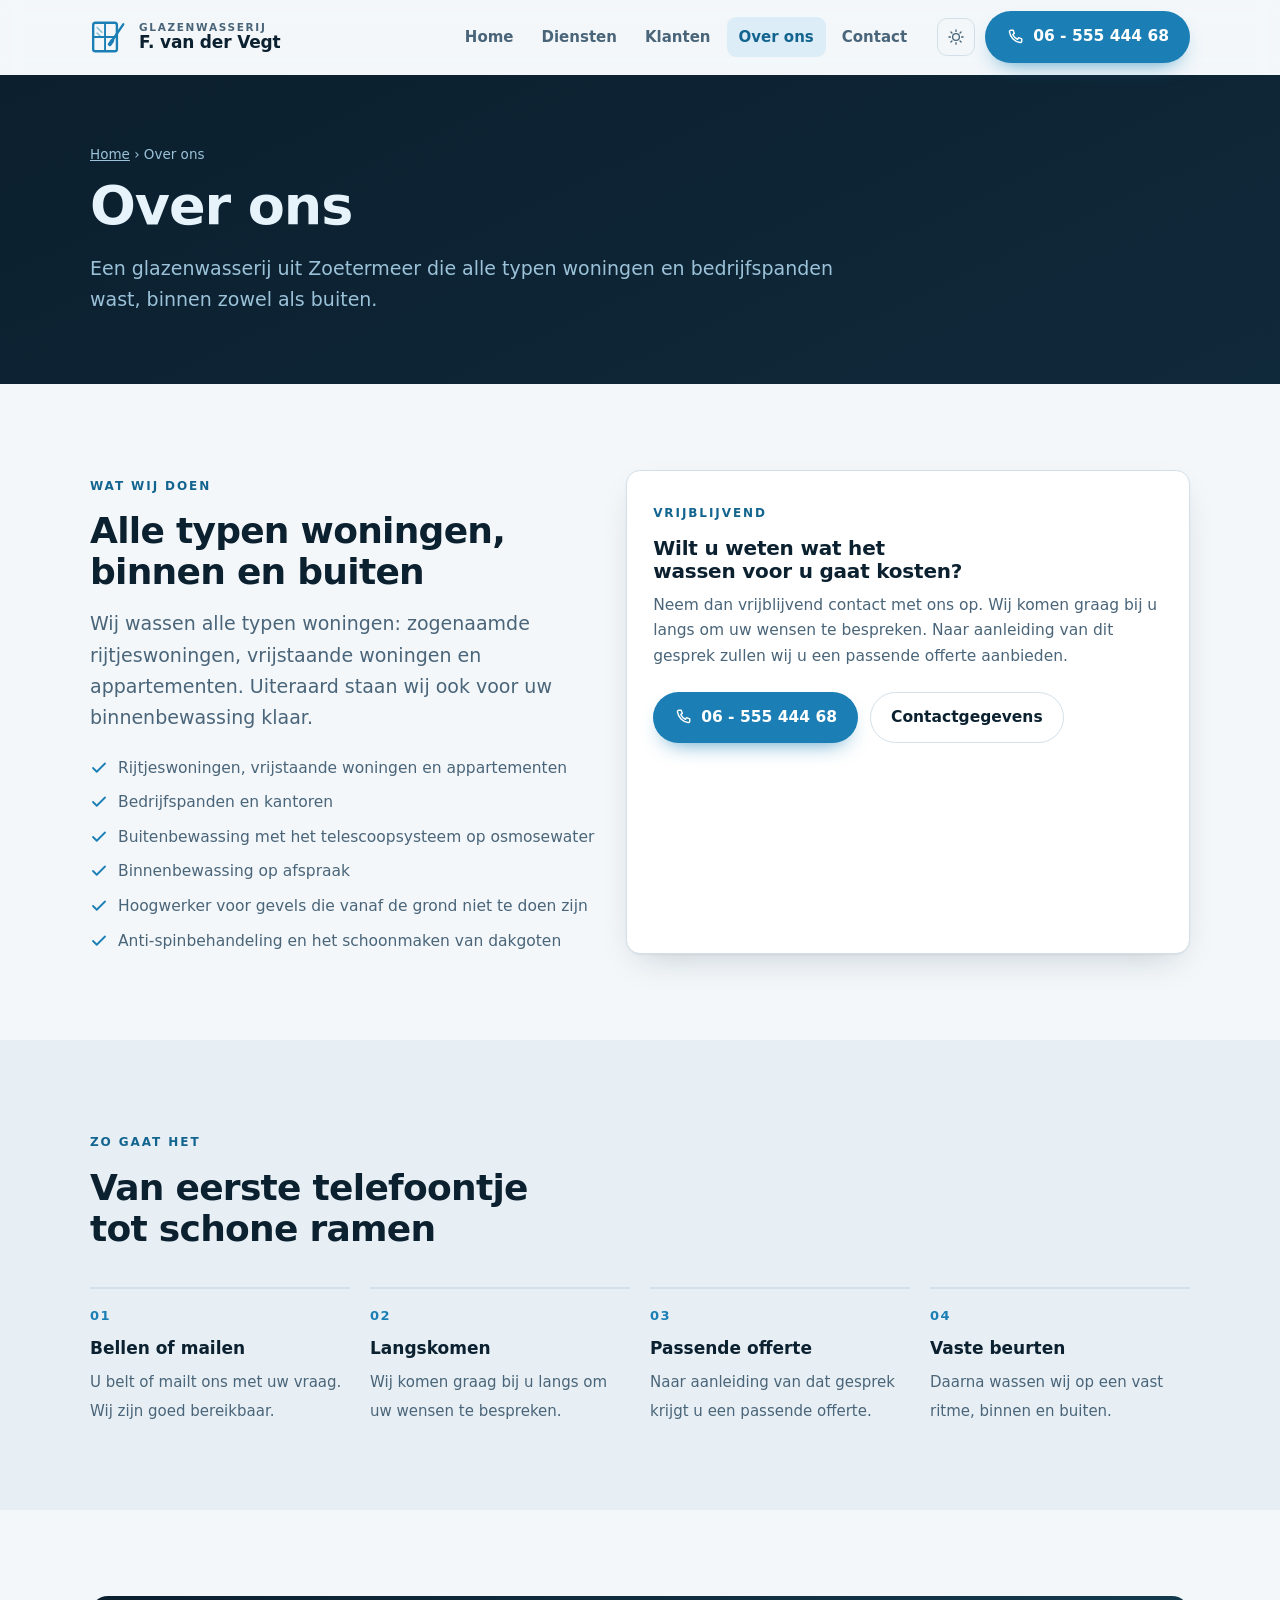
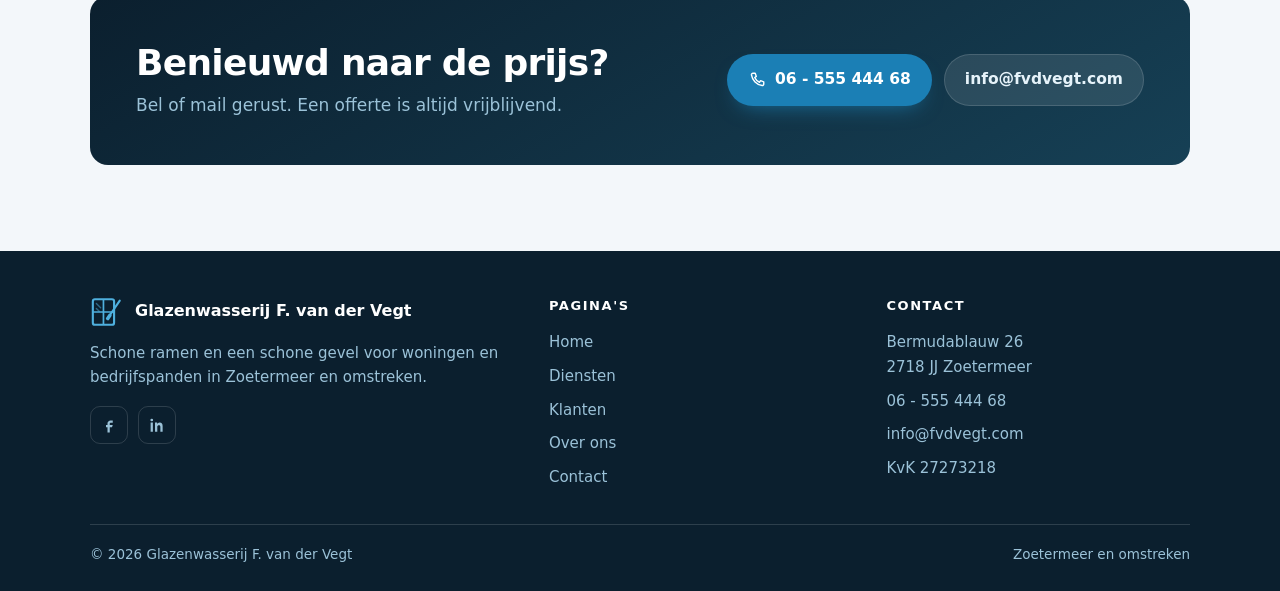
<file: over-ons/index.html>
<!doctype html>
<html lang="nl">
<head>
<meta charset="utf-8" />
<meta name="viewport" content="width=device-width, initial-scale=1" />
<title>Over ons | Glazenwasserij F. van der Vegt</title>
<meta name="description" content="Glazenwasserij F. van der Vegt wast alle typen woningen: rijtjeswoningen, vrijstaande woningen en appartementen. Ook voor de binnenbewassing staan wij klaar." />
<meta name="theme-color" content="#0B1F2E" />
<meta property="og:title" content="Over ons | Glazenwasserij F. van der Vegt" />
<meta property="og:locale" content="nl_NL" />
<meta property="og:type" content="website" />
<link rel="icon" href="../favicon.ico" />
<link rel="stylesheet" href="../stijl.css" />
<noscript><style>.reveal{opacity:1;transform:none}</style></noscript>
</head>
<body>

<svg width="0" height="0" style="position:absolute" aria-hidden="true" focusable="false">
  <symbol id="beeldmerk" viewBox="0 0 48 48">
    <rect x="4" y="6" width="30" height="36" rx="3" fill="none" stroke="currentColor" stroke-width="3"/>
    <path d="M19 6v36M4 24h30" stroke="currentColor" stroke-width="2.4"/>
    <path d="M9 12l6 6M9 19l4 4" stroke="currentColor" stroke-width="2" stroke-linecap="round" opacity=".5"/>
    <path d="M42 8L27 30" stroke="currentColor" stroke-width="3" stroke-linecap="round"/>
    <rect x="21.5" y="28.5" width="10" height="5" rx="2" transform="rotate(-56 26.5 31)" fill="currentColor"/>
  </symbol>
  <symbol id="vink" viewBox="0 0 24 24">
    <path d="M20 6L9 17l-5-5" fill="none" stroke="currentColor" stroke-width="2.4" stroke-linecap="round" stroke-linejoin="round"/>
  </symbol>
  <symbol id="telefoon" viewBox="0 0 24 24">
    <path d="M6.6 3h3l1.5 4.2-2.1 1.5a12 12 0 006.3 6.3l1.5-2.1L21 14.4v3a2 2 0 01-2.2 2A17 17 0 014.6 5.2 2 2 0 016.6 3z" fill="none" stroke="currentColor" stroke-width="1.9" stroke-linejoin="round"/>
  </symbol>
</svg>

<header class="header" id="kop">
  <div class="wrap nav">
    <a class="brand" href="../" aria-label="Glazenwasserij F. van der Vegt, naar de homepagina">
      <svg class="mark" role="img" aria-hidden="true"><use href="#beeldmerk"/></svg>
      <span class="naam">
        <span class="b1">Glazenwasserij</span>
        <span class="b2">F. van der Vegt</span>
      </span>
    </a>
    <nav class="nav-links" id="navLinks" aria-label="Hoofdmenu">
      <a href="../">Home</a>
      <a href="../#diensten">Diensten</a>
      <a href="../klanten/">Klanten</a>
      <a href="../over-ons/" class="actief" aria-current="page">Over ons</a>
      <a href="../contact/">Contact</a>
      <a class="bel-in-menu" href="tel:0655544468"><svg aria-hidden="true"><use href="#telefoon"/></svg>Bel 06 - 555 444 68</a>
    </nav>
    <div class="nav-cta">
      <button class="thema-knop" id="themaKnop" aria-label="Wissel tussen licht en donker" title="Licht of donker">
        <svg viewBox="0 0 24 24" fill="none" stroke="currentColor" stroke-width="1.8" stroke-linecap="round" aria-hidden="true">
          <circle cx="12" cy="12" r="4.5"/><path d="M12 2.5v2M12 19.5v2M2.5 12h2M19.5 12h2M5.2 5.2l1.4 1.4M17.4 17.4l1.4 1.4M18.8 5.2l-1.4 1.4M6.6 17.4l-1.4 1.4"/>
        </svg>
      </button>
      <a class="btn btn-primary" href="tel:0655544468"><svg aria-hidden="true"><use href="#telefoon"/></svg>06 - 555 444 68</a>
      <button class="menu-knop" id="menuKnop" aria-label="Menu openen" aria-expanded="false" aria-controls="navLinks"><span></span><span></span><span></span></button>
    </div>
  </div>
</header>

<section class="paginakop">
  <div class="wrap">
    <p class="kruimels"><a href="../">Home</a> &rsaquo; Over ons</p>
    <h1>Over ons</h1>
    <p class="lead">Een glazenwasserij uit Zoetermeer die alle typen woningen en bedrijfspanden wast, binnen zowel als buiten.</p>
  </div>
</section>

<section>
  <div class="wrap">
    <div class="contact-raster">
      <div class="reveal">
        <span class="eyebrow">Wat wij doen</span>
        <h2>Alle typen woningen, binnen en buiten</h2>
        <p class="lead">Wij wassen alle typen woningen: zogenaamde rijtjeswoningen, vrijstaande woningen en appartementen. Uiteraard staan wij ook voor uw binnenbewassing klaar.</p>
        <ul class="punten" style="margin-top:22px">
          <li><svg aria-hidden="true"><use href="#vink"/></svg><span>Rijtjeswoningen, vrijstaande woningen en appartementen</span></li>
          <li><svg aria-hidden="true"><use href="#vink"/></svg><span>Bedrijfspanden en kantoren</span></li>
          <li><svg aria-hidden="true"><use href="#vink"/></svg><span>Buitenbewassing met het telescoopsysteem op osmosewater</span></li>
          <li><svg aria-hidden="true"><use href="#vink"/></svg><span>Binnenbewassing op afspraak</span></li>
          <li><svg aria-hidden="true"><use href="#vink"/></svg><span>Hoogwerker voor gevels die vanaf de grond niet te doen zijn</span></li>
          <li><svg aria-hidden="true"><use href="#vink"/></svg><span>Anti-spinbehandeling en het schoonmaken van dakgoten</span></li>
        </ul>
      </div>
      <div class="kaart reveal">
        <span class="eyebrow">Vrijblijvend</span>
        <h3>Wilt u weten wat het wassen voor u gaat kosten?</h3>
        <p style="margin-top:10px">Neem dan vrijblijvend contact met ons op. Wij komen graag bij u langs om uw wensen te bespreken. Naar aanleiding van dit gesprek zullen wij u een passende offerte aanbieden.</p>
        <div class="hero-acties" style="margin-top:22px">
          <a class="btn btn-primary" href="tel:0655544468"><svg aria-hidden="true"><use href="#telefoon"/></svg>06 - 555 444 68</a>
          <a class="btn btn-ghost" href="../contact/">Contactgegevens</a>
        </div>
      </div>
    </div>
  </div>
</section>

<section class="zacht">
  <div class="wrap">
    <div class="sectie-kop reveal">
      <span class="eyebrow">Zo gaat het</span>
      <h2>Van eerste telefoontje tot schone ramen</h2>
    </div>
    <div class="stappen reveal">
      <div class="stap"><b>Bellen of mailen</b><span>U belt of mailt ons met uw vraag. Wij zijn goed bereikbaar.</span></div>
      <div class="stap"><b>Langskomen</b><span>Wij komen graag bij u langs om uw wensen te bespreken.</span></div>
      <div class="stap"><b>Passende offerte</b><span>Naar aanleiding van dat gesprek krijgt u een passende offerte.</span></div>
      <div class="stap"><b>Vaste beurten</b><span>Daarna wassen wij op een vast ritme, binnen en buiten.</span></div>
    </div>
  </div>
</section>

<section>
  <div class="wrap">
    <div class="oproep reveal">
      <div>
        <h2>Benieuwd naar de prijs?</h2>
        <p>Bel of mail gerust. Een offerte is altijd vrijblijvend.</p>
      </div>
      <div class="oproep-acties">
        <a class="btn btn-primary" href="tel:0655544468"><svg aria-hidden="true"><use href="#telefoon"/></svg>06 - 555 444 68</a>
        <a class="btn btn-licht" href="mailto:info@fvdvegt.com">info@fvdvegt.com</a>
      </div>
    </div>
  </div>
</section>

<footer class="voet">
  <div class="wrap">
    <div class="voet-raster">
      <div>
        <div class="merk">
          <svg role="img" aria-hidden="true"><use href="#beeldmerk"/></svg>
          <b>Glazenwasserij F. van der Vegt</b>
        </div>
        <p>Schone ramen en een schone gevel voor woningen en bedrijfspanden in Zoetermeer en omstreken.</p>
        <div class="sociaal">
          <a href="https://www.facebook.com/fvdvegt/" target="_blank" rel="noopener" aria-label="Facebook">
            <svg viewBox="0 0 24 24" fill="currentColor" aria-hidden="true"><path d="M14 9h3V6h-3c-2.2 0-4 1.8-4 4v2H8v3h2v7h3v-7h3l1-3h-4v-2c0-.6.4-1 1-1z"/></svg>
          </a>
          <a href="https://nl.linkedin.com/in/ferry-glazenwasser-van-der-vegt-844a50ba" target="_blank" rel="noopener" aria-label="LinkedIn">
            <svg viewBox="0 0 24 24" fill="currentColor" aria-hidden="true"><path d="M5 3.5A1.8 1.8 0 113.2 5.3 1.8 1.8 0 015 3.5zM3.5 8.8h3V21h-3zM9.3 8.8h2.9v1.7c.5-.9 1.6-1.9 3.4-1.9 2.7 0 3.9 1.7 3.9 4.6V21h-3v-6.3c0-1.6-.6-2.5-1.9-2.5-1.1 0-1.8.7-2.1 1.5-.1.2-.1.6-.1.9V21h-3z"/></svg>
          </a>
        </div>
      </div>
      <div>
        <h4>Pagina&apos;s</h4>
        <ul>
          <li><a href="../">Home</a></li>
          <li><a href="../#diensten">Diensten</a></li>
          <li><a href="../klanten/">Klanten</a></li>
          <li><a href="../over-ons/">Over ons</a></li>
          <li><a href="../contact/">Contact</a></li>
        </ul>
      </div>
      <div>
        <h4>Contact</h4>
        <ul>
          <li>Bermudablauw 26<br />2718 JJ Zoetermeer</li>
          <li><a href="tel:0655544468">06 - 555 444 68</a></li>
          <li><a href="mailto:info@fvdvegt.com">info@fvdvegt.com</a></li>
          <li>KvK 27273218</li>
        </ul>
      </div>
    </div>
    <div class="voet-onder">
      <span>&copy; <span id="jaar">2026</span> Glazenwasserij F. van der Vegt</span>
      <span>Zoetermeer en omstreken</span>
    </div>
  </div>
</footer>

<a class="belbalk" href="tel:0655544468"><svg aria-hidden="true"><use href="#telefoon"/></svg>Bel 06 - 555 444 68</a>

<script src="../script.js"></script>
<script>document.getElementById('jaar').textContent = new Date().getFullYear();</script>
</body>
</html>
</file>
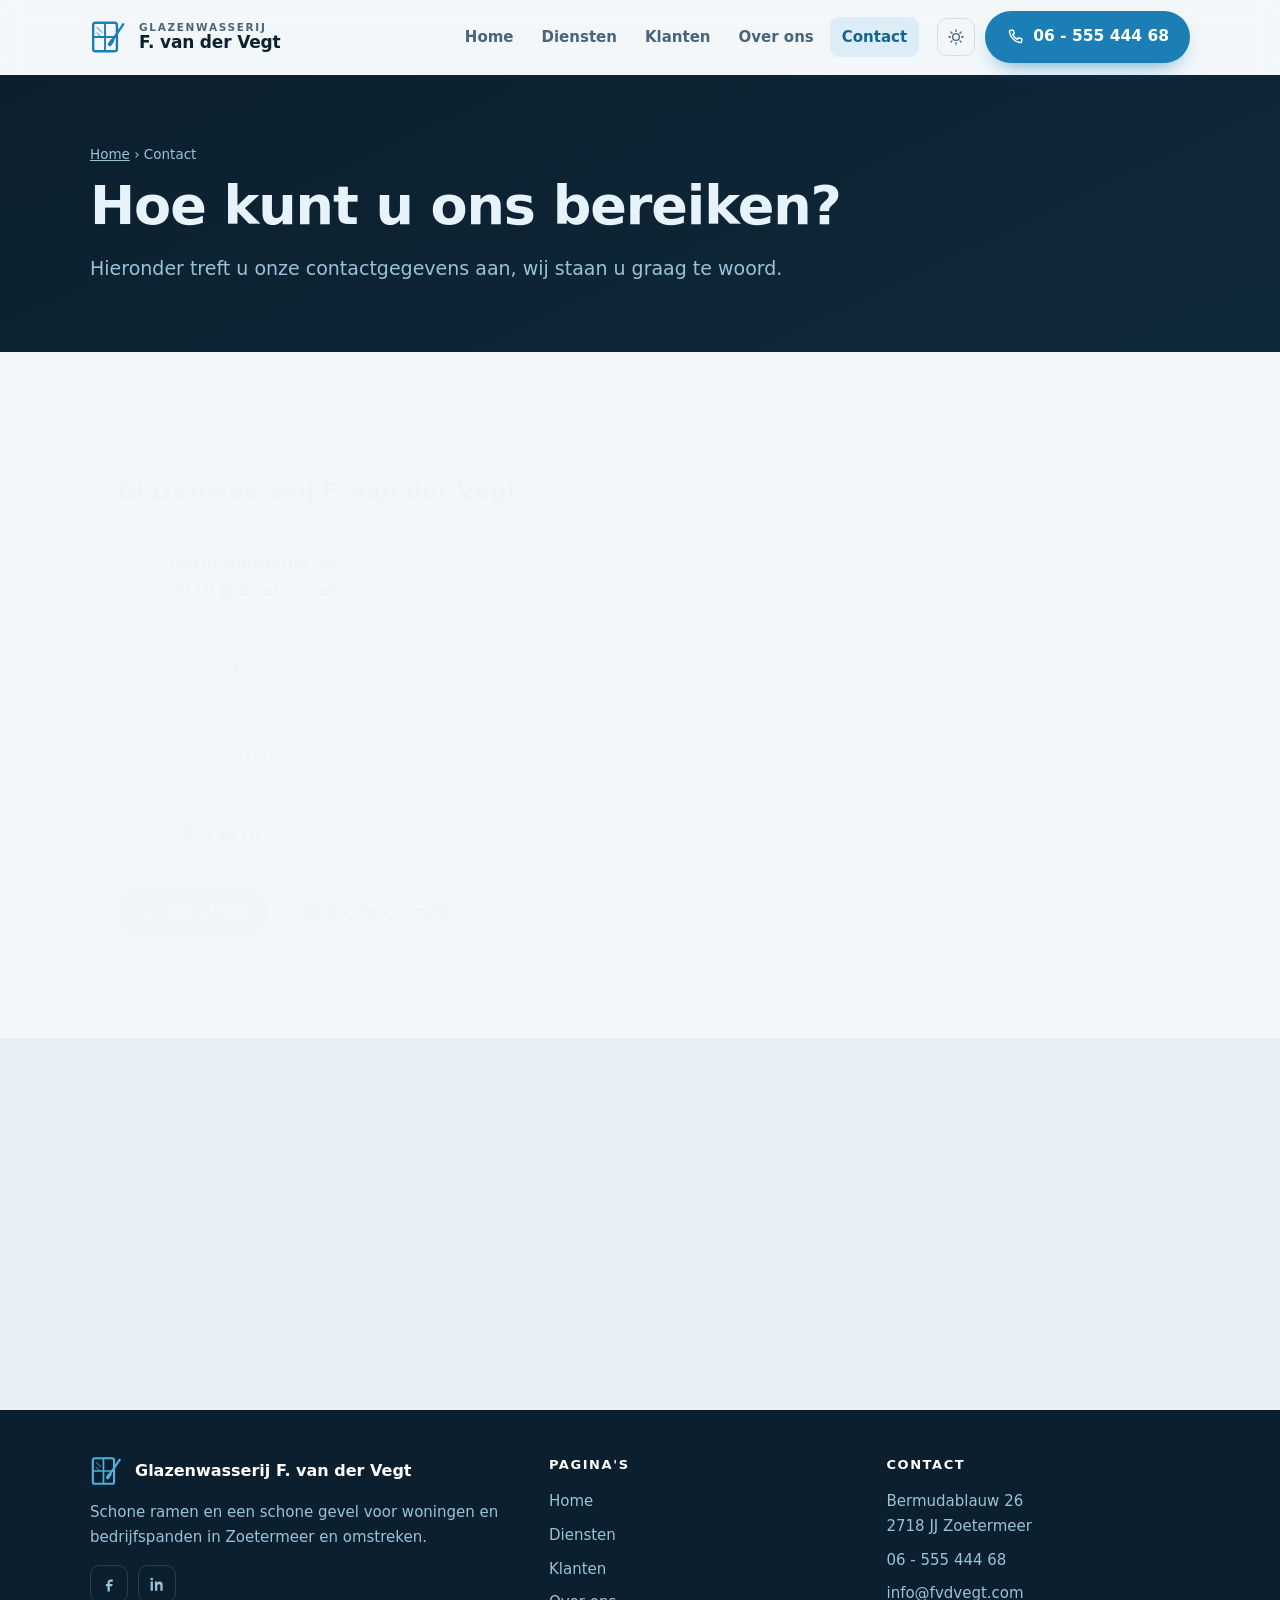
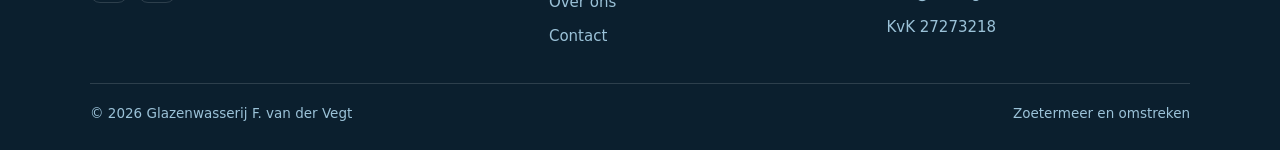
<file: contact.html>
<!doctype html>
<html lang="nl">
<head>
<meta charset="utf-8" />
<title>Verhuisd naar /contact/ | Glazenwasserij F. van der Vegt</title>
<meta name="robots" content="noindex" />
<link rel="canonical" href="contact/" />
<meta http-equiv="refresh" content="0; url=contact/" />
</head>
<body>
<p>Deze pagina staat nu op <a href="contact/">/contact/</a>.</p>
</body>
</html>
</file>
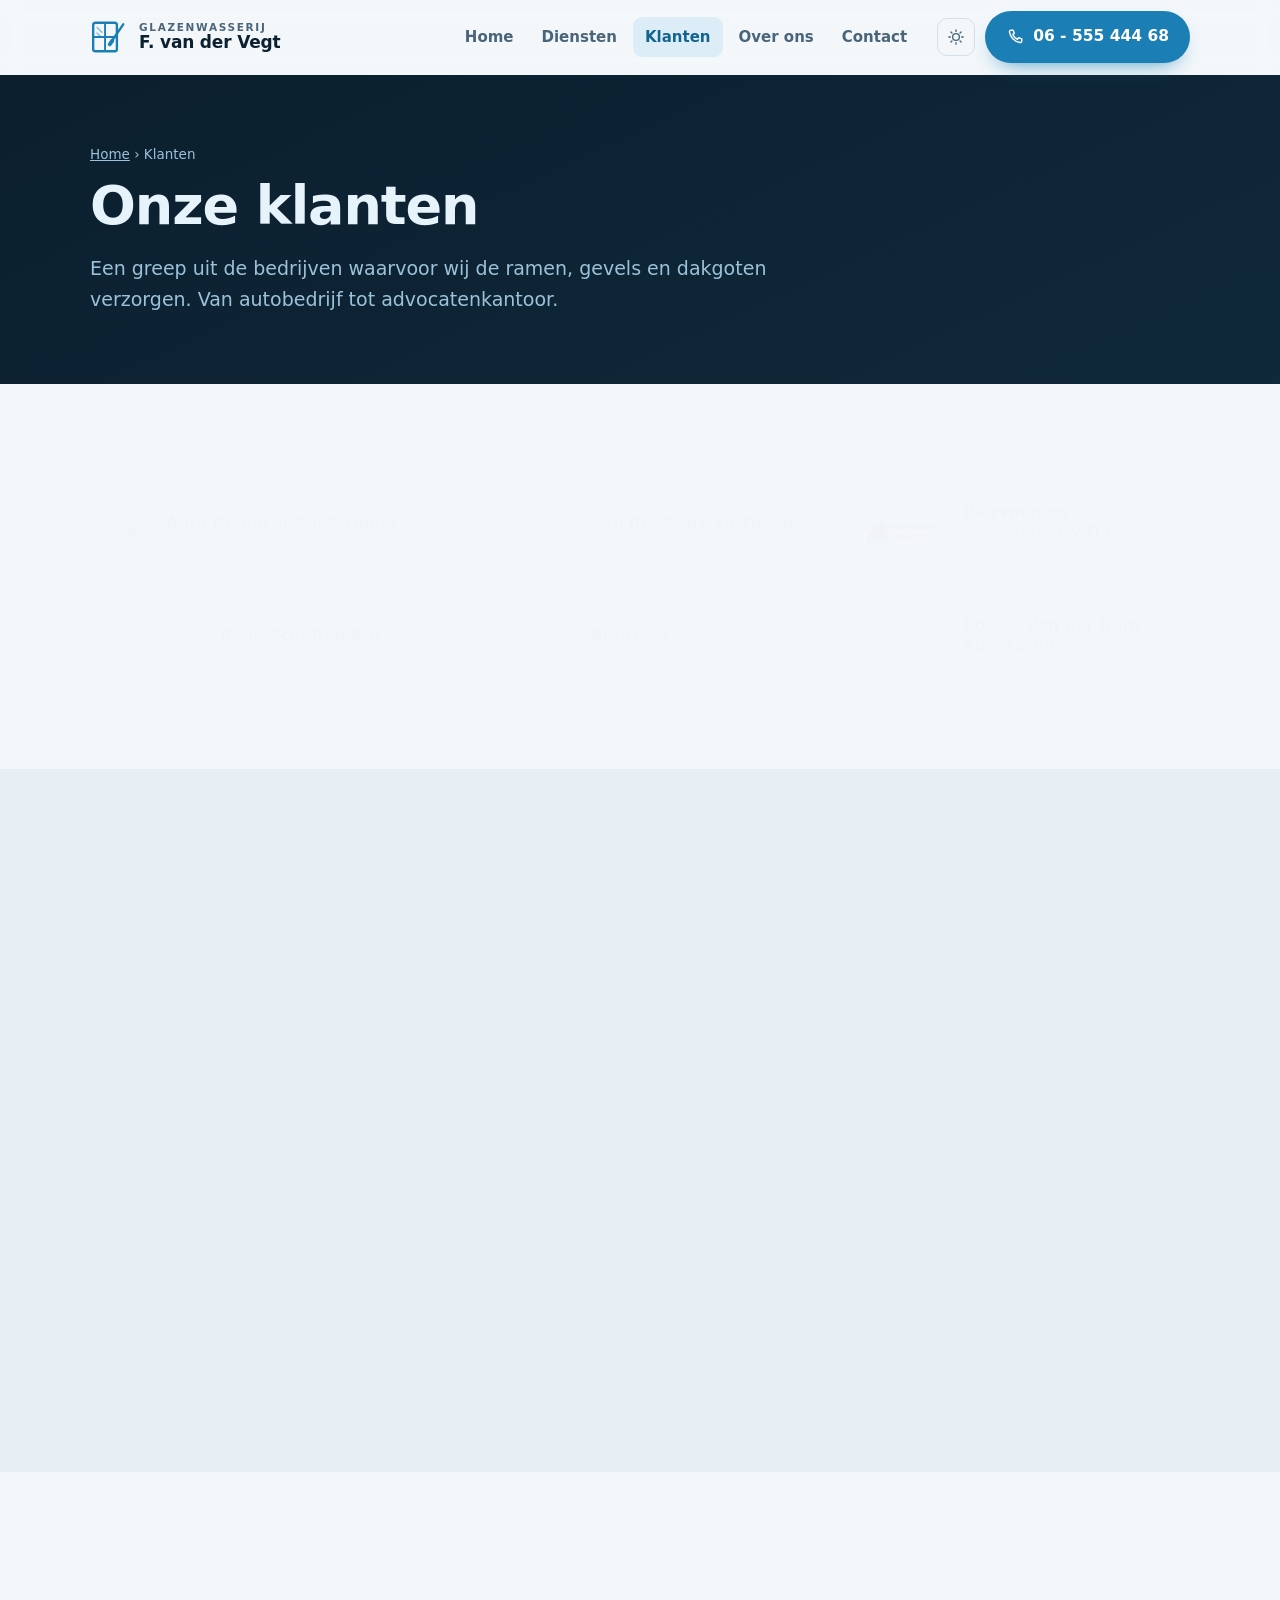
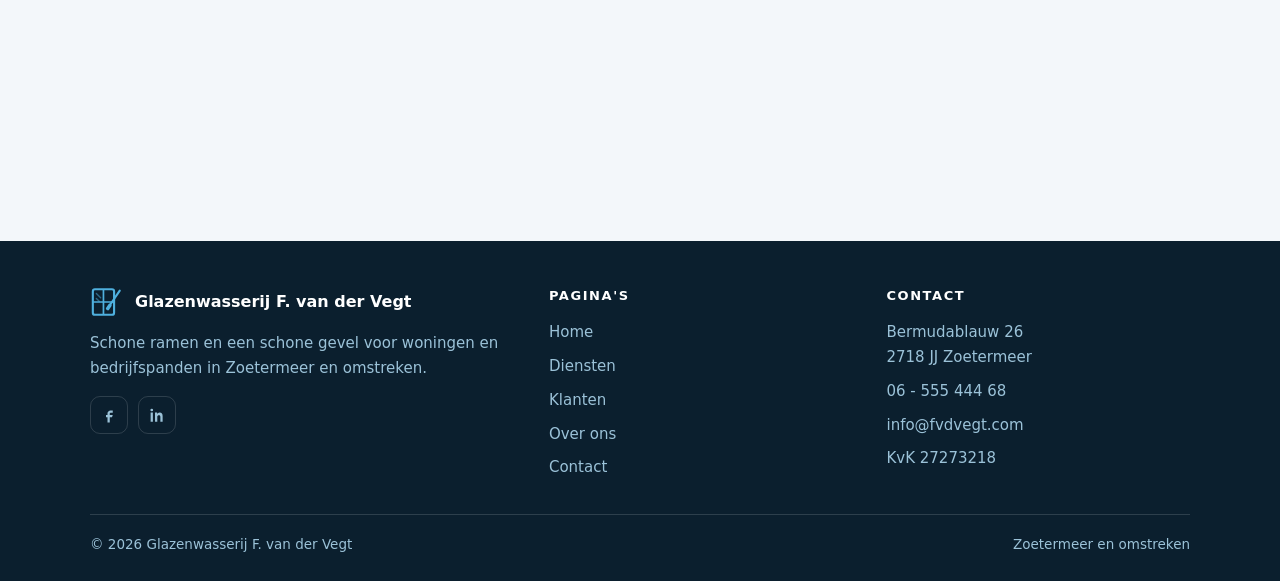
<file: klanten.html>
<!doctype html>
<html lang="nl">
<head>
<meta charset="utf-8" />
<title>Verhuisd naar /klanten/ | Glazenwasserij F. van der Vegt</title>
<meta name="robots" content="noindex" />
<link rel="canonical" href="klanten/" />
<meta http-equiv="refresh" content="0; url=klanten/" />
</head>
<body>
<p>Deze pagina staat nu op <a href="klanten/">/klanten/</a>.</p>
</body>
</html>
</file>
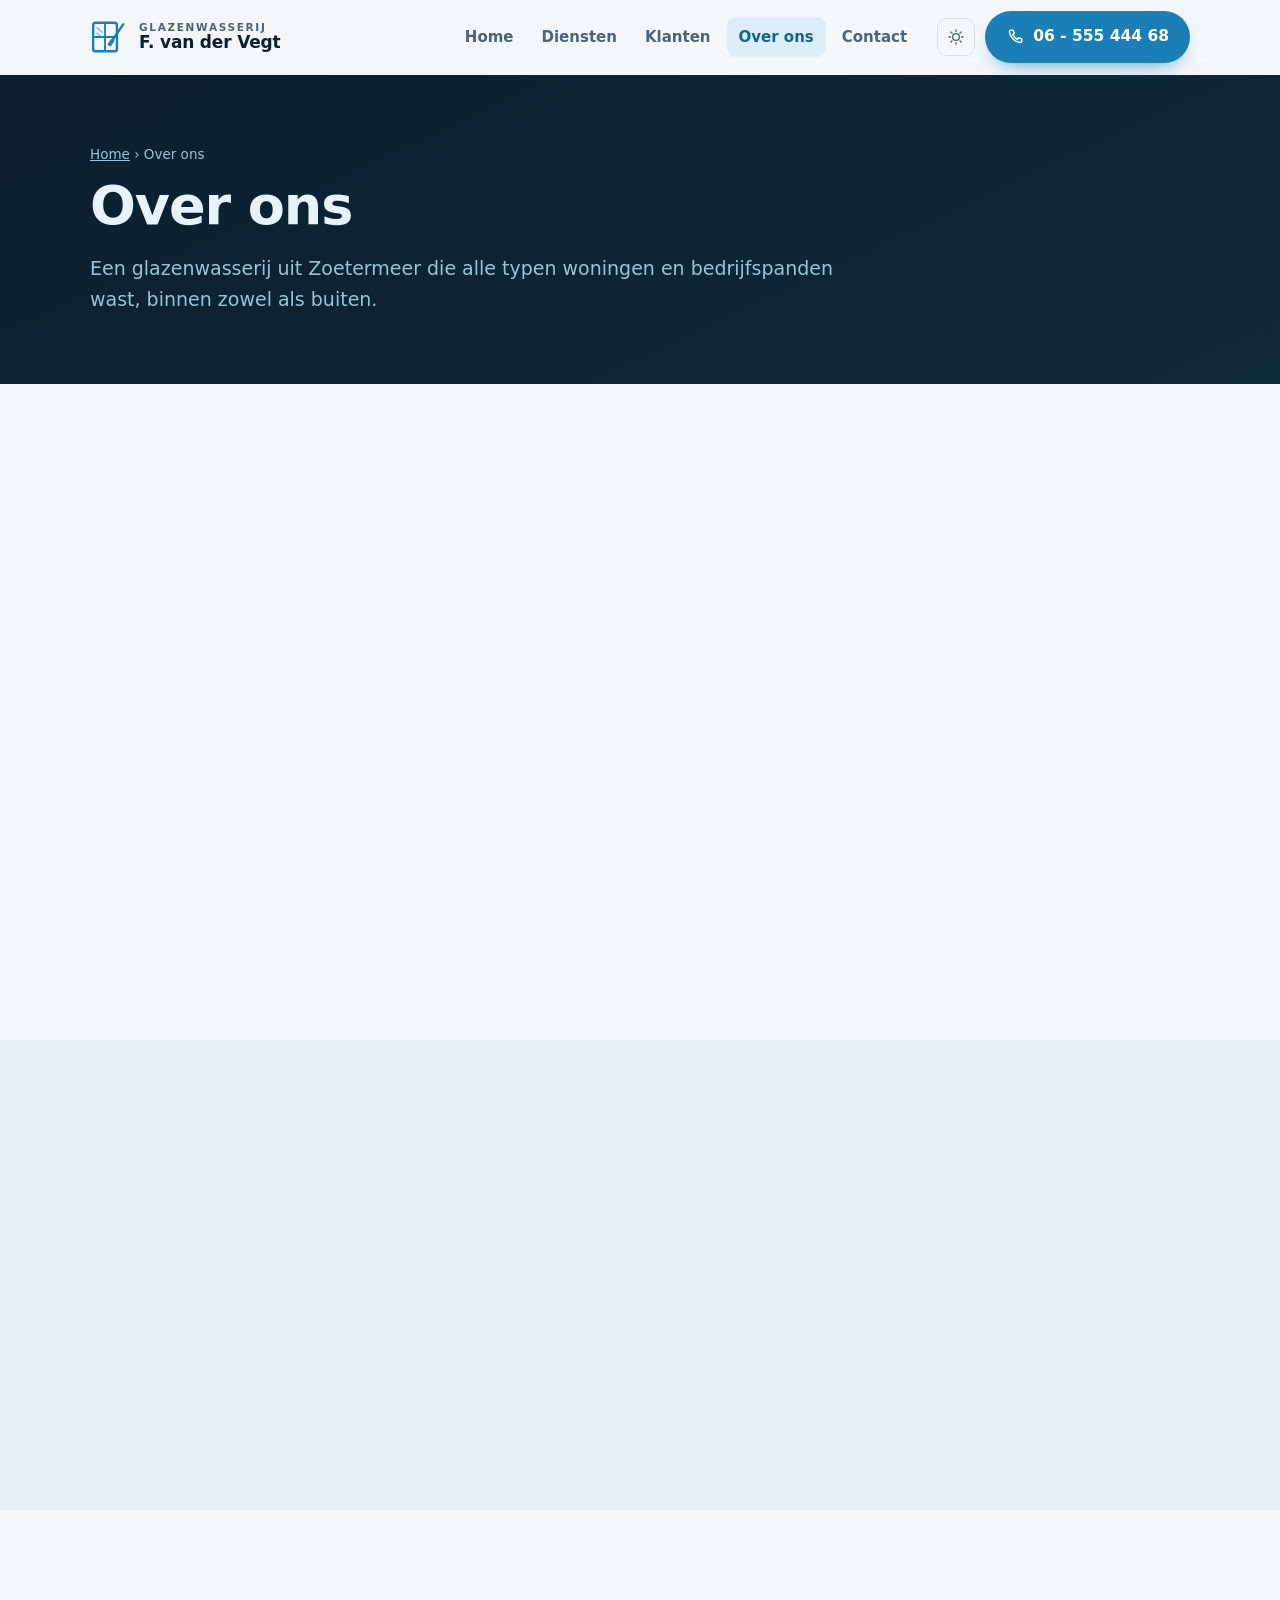
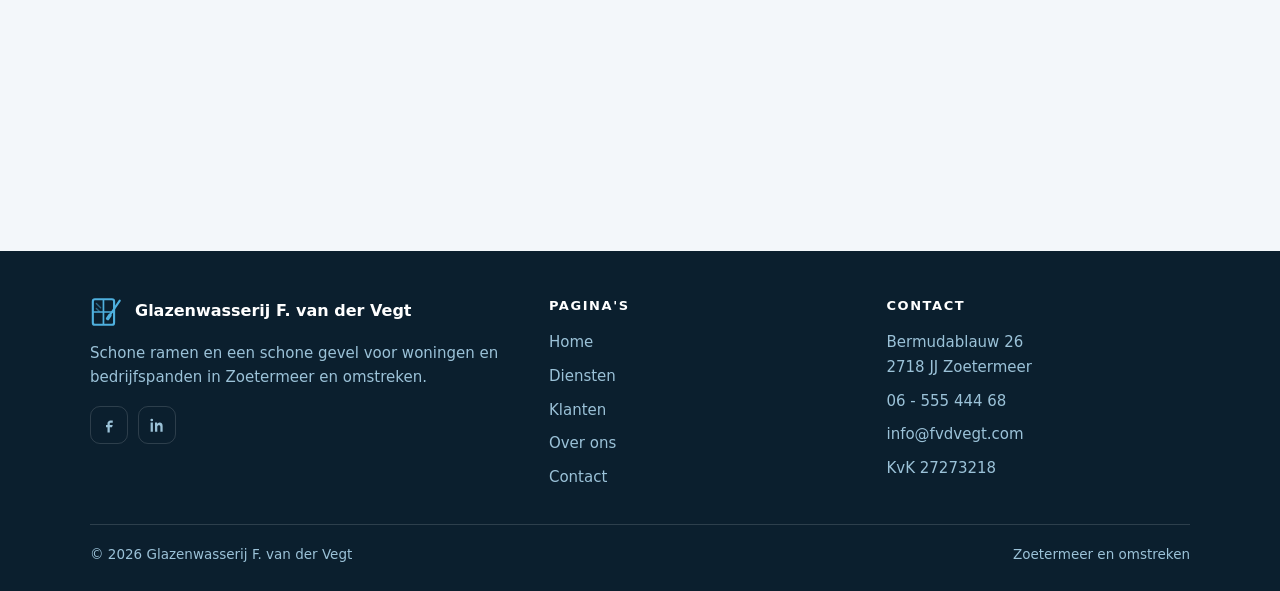
<file: over-ons.html>
<!doctype html>
<html lang="nl">
<head>
<meta charset="utf-8" />
<title>Verhuisd naar /over-ons/ | Glazenwasserij F. van der Vegt</title>
<meta name="robots" content="noindex" />
<link rel="canonical" href="over-ons/" />
<meta http-equiv="refresh" content="0; url=over-ons/" />
</head>
<body>
<p>Deze pagina staat nu op <a href="over-ons/">/over-ons/</a>.</p>
</body>
</html>
</file>
<file: stijl.css>
/* Glazenwasserij F. van der Vegt - stijl */

:root{
  --ink:#0B1F2E;
  --ink-2:#10293A;
  --paper:#F3F7FA;
  --paper-2:#E7EFF5;
  --card:#FFFFFF;
  --text:#0C2130;
  --text-soft:#4A6579;
  --line:#D3E0E9;
  --accent:#1B7FB5;
  --accent-deep:#136590;
  --accent-soft:#DDEDF7;
  --brand-on-dark:#E6F3FA;
  --brand-soft-on-dark:#9BC2D8;
  --line-on-dark:rgba(255,255,255,.14);
  --shadow:0 1px 2px rgba(11,31,46,.05), 0 14px 34px -14px rgba(11,31,46,.22);
  --radius:14px;
  --maxw:1140px;
  --sans:system-ui,-apple-system,"Segoe UI",Roboto,Helvetica,Arial,sans-serif;
}
@media (prefers-color-scheme:dark){
  :root:not([data-theme="light"]){
    --paper:#08161F;
    --paper-2:#0C1F2B;
    --card:#112B39;
    --text:#E4F0F6;
    --text-soft:#9BB5C4;
    --line:rgba(255,255,255,.12);
    --accent:#4FB0DE;
    --accent-deep:#6BC1EA;
    --accent-soft:#14313F;
    --shadow:0 1px 2px rgba(0,0,0,.32), 0 22px 44px -20px rgba(0,0,0,.65);
  }
}
:root[data-theme="dark"]{
  --paper:#08161F;--paper-2:#0C1F2B;--card:#112B39;--text:#E4F0F6;--text-soft:#9BB5C4;
  --line:rgba(255,255,255,.12);--accent:#4FB0DE;--accent-deep:#6BC1EA;--accent-soft:#14313F;
  --shadow:0 1px 2px rgba(0,0,0,.32), 0 22px 44px -20px rgba(0,0,0,.65);
}

*{box-sizing:border-box}
html{scroll-behavior:smooth;scroll-padding-top:84px;-webkit-text-size-adjust:100%}
@media (prefers-reduced-motion:reduce){html{scroll-behavior:auto}}
body{
  margin:0;background:var(--paper);color:var(--text);
  font-family:var(--sans);font-size:17px;line-height:1.65;
  -webkit-font-smoothing:antialiased;text-rendering:optimizeLegibility;
}
h1,h2,h3{font-weight:700;line-height:1.14;letter-spacing:-.02em;text-wrap:balance;margin:0}
h1{font-size:clamp(32px,5.2vw,54px)}
h2{font-size:clamp(25px,3.4vw,36px)}
h3{font-size:20px;letter-spacing:-.01em}
p{margin:0}
img{max-width:100%;display:block}
a{color:var(--accent-deep)}
:focus-visible{outline:3px solid var(--accent);outline-offset:3px;border-radius:6px}

.wrap{max-width:var(--maxw);margin:0 auto;padding-inline:20px}
.eyebrow{
  display:inline-block;font-size:12px;font-weight:700;letter-spacing:.16em;
  text-transform:uppercase;color:var(--accent-deep);margin-bottom:14px;
}
.lead{font-size:clamp(17px,1.7vw,19px);color:var(--text-soft);margin-top:16px;max-width:62ch}

/* ---------- knoppen ---------- */
.btn{
  display:inline-flex;align-items:center;gap:9px;justify-content:center;
  padding:12px 20px;border-radius:999px;font-weight:650;font-size:15.5px;
  text-decoration:none;border:1px solid transparent;cursor:pointer;
  transition:transform .15s ease, box-shadow .2s ease, background .2s ease, color .2s ease;
}
.btn svg{width:18px;height:18px;flex:none}
.btn-primary{background:var(--accent);color:#fff;box-shadow:0 10px 22px -12px rgba(27,127,181,.9)}
.btn-primary:hover{background:var(--accent-deep);transform:translateY(-1px)}
.btn-ghost{background:transparent;color:var(--text);border-color:var(--line)}
.btn-ghost:hover{border-color:var(--accent);color:var(--accent-deep)}
.btn-licht{background:rgba(255,255,255,.1);color:var(--brand-on-dark);border-color:var(--line-on-dark)}
.btn-licht:hover{background:rgba(255,255,255,.18)}
@media (prefers-reduced-motion:reduce){.btn:hover{transform:none}}

/* ---------- kop ---------- */
.header{
  position:sticky;top:0;z-index:50;background:color-mix(in srgb,var(--paper) 88%,transparent);
  backdrop-filter:saturate(1.4) blur(10px);border-bottom:1px solid transparent;transition:border-color .2s ease;
}
.header.vast{border-bottom-color:var(--line)}
.nav{display:flex;align-items:center;gap:18px;min-height:74px;position:relative}
.brand{display:flex;align-items:center;gap:11px;text-decoration:none;color:var(--text);flex:none}
.brand .mark{width:38px;height:38px;flex:none;color:var(--accent)}
.brand .naam{display:flex;flex-direction:column;line-height:1.1}
.brand .b1{font-size:10.5px;font-weight:700;letter-spacing:.16em;text-transform:uppercase;color:var(--text-soft)}
.brand .b2{font-size:17px;font-weight:750;letter-spacing:-.01em}
.nav-links{display:flex;gap:4px;margin-left:auto}
.nav-links a{
  color:var(--text-soft);text-decoration:none;font-size:15px;font-weight:600;
  padding:8px 12px;border-radius:9px;transition:color .18s ease, background .18s ease;
}
.nav-links a:hover{color:var(--text);background:var(--paper-2)}
.nav-links a.actief{color:var(--accent-deep);background:var(--accent-soft)}
.nav-cta{display:flex;align-items:center;gap:10px;flex:none;margin-left:auto}
.nav-links + .nav-cta{margin-left:0}
.thema-knop{
  width:38px;height:38px;display:grid;place-items:center;border-radius:10px;
  border:1px solid var(--line);background:transparent;color:var(--text-soft);cursor:pointer;
}
.thema-knop:hover{color:var(--text);border-color:var(--accent)}
.thema-knop svg{width:18px;height:18px}
.menu-knop{display:none;width:40px;height:38px;border:1px solid var(--line);background:transparent;border-radius:10px;cursor:pointer;padding:0}
.menu-knop span{display:block;width:17px;height:2px;background:var(--text);margin:3.5px auto;border-radius:2px;transition:transform .2s ease, opacity .2s ease}
.menu-knop[aria-expanded="true"] span:nth-child(1){transform:translateY(5.5px) rotate(45deg)}
.menu-knop[aria-expanded="true"] span:nth-child(2){opacity:0}
.menu-knop[aria-expanded="true"] span:nth-child(3){transform:translateY(-5.5px) rotate(-45deg)}

@media (max-width:900px){
  .nav-links{
    position:absolute;top:100%;left:0;right:0;flex-direction:column;gap:2px;
    background:var(--card);border-bottom:1px solid var(--line);padding:12px 20px 18px;
    box-shadow:var(--shadow);display:none;margin-left:0;
  }
  .nav-links.open{display:flex}
  .nav-links a{padding:11px 12px;font-size:16px}
  .menu-knop{display:block}
  .nav-cta .btn{display:none}
}

/* ---------- hero ---------- */
.hero{
  position:relative;overflow:hidden;color:var(--brand-on-dark);
  background:linear-gradient(155deg,var(--ink) 0%,var(--ink-2) 55%,#173B50 100%);
}
.hero::after{
  content:"";position:absolute;inset:0;pointer-events:none;
  background:
    radial-gradient(760px 420px at 82% 8%, rgba(79,176,222,.24), transparent 62%),
    radial-gradient(520px 320px at 8% 92%, rgba(27,127,181,.2), transparent 60%);
}
.hero-foto{
  position:absolute;inset:0;width:100%;height:100%;object-fit:cover;
  opacity:.42;mix-blend-mode:luminosity;
}
.hero .wrap{position:relative;z-index:2}
.hero::after{z-index:1}
.hero-grid{display:grid;grid-template-columns:minmax(0,1fr);gap:52px;align-items:center;padding-block:clamp(56px,8vw,96px);max-width:760px}
.hero .eyebrow{color:var(--brand-soft-on-dark)}
.hero h1 em{font-style:normal;color:#7FCBEE}
.hero .lead{color:var(--brand-soft-on-dark)}
.hero-acties{display:flex;flex-wrap:wrap;gap:12px;margin-top:28px}
.hero-meta{display:flex;flex-wrap:wrap;gap:12px 34px;margin-top:34px;padding-top:24px;border-top:1px solid var(--line-on-dark)}
.hero-meta .m{display:flex;flex-direction:column}
.hero-meta b{font-size:17px;color:#fff}
.hero-meta span{font-size:13.5px;color:var(--brand-soft-on-dark)}
.hero-beeld{position:relative;border-radius:20px;overflow:hidden;border:1px solid var(--line-on-dark);box-shadow:0 30px 60px -30px rgba(0,0,0,.7)}
.hero-beeld img{width:100%;height:100%;object-fit:cover;aspect-ratio:4/3}
.hero-kaart{
  position:absolute;left:16px;right:16px;bottom:16px;background:rgba(8,22,31,.78);
  backdrop-filter:blur(8px);border:1px solid var(--line-on-dark);border-radius:12px;padding:14px 16px;
}
.hero-kaart b{display:block;font-size:15px;color:#fff}
.hero-kaart span{font-size:13.5px;color:var(--brand-soft-on-dark)}
@media (max-width:900px){.hero-grid{grid-template-columns:1fr;gap:34px}}

/* ---------- paginakop (subpaginas) ---------- */
.paginakop{
  background:linear-gradient(155deg,var(--ink) 0%,var(--ink-2) 100%);
  color:var(--brand-on-dark);padding-block:clamp(42px,6vw,68px);
}
.paginakop .eyebrow{color:var(--brand-soft-on-dark)}
.paginakop .lead{color:var(--brand-soft-on-dark)}
.kruimels{font-size:13.5px;color:var(--brand-soft-on-dark);margin-bottom:10px}
.kruimels a{color:var(--brand-soft-on-dark)}

/* ---------- secties ---------- */
section{padding-block:clamp(50px,7vw,86px)}
.sectie-kop{max-width:64ch;margin-bottom:38px}
.zacht{background:var(--paper-2)}

.diensten{display:grid;gap:22px}
.dienst{
  display:grid;grid-template-columns:.9fr 1.1fr;
  background:var(--card);border:1px solid var(--line);border-radius:var(--radius);
  overflow:hidden;box-shadow:var(--shadow);
}
.dienst:nth-child(even) .dienst-beeld{order:2}
.dienst-beeld{background:var(--paper-2);min-height:260px}
.dienst-beeld img{width:100%;height:100%;object-fit:cover}
.dienst-tekst{padding:clamp(24px,3vw,38px);display:flex;flex-direction:column;gap:14px}
.dienst-tekst .sub{font-size:13px;font-weight:700;letter-spacing:.1em;text-transform:uppercase;color:var(--accent-deep)}
.dienst-tekst p{color:var(--text-soft)}
@media (max-width:820px){
  .dienst{grid-template-columns:1fr}
  .dienst:nth-child(even) .dienst-beeld{order:0}
  .dienst-beeld{min-height:200px}
}

.punten{list-style:none;margin:6px 0 0;padding:0;display:grid;gap:9px}
.punten li{display:flex;gap:10px;align-items:flex-start;font-size:15.5px;color:var(--text-soft)}
.punten svg{width:18px;height:18px;flex:none;margin-top:3px;color:var(--accent)}

.raster-3{display:grid;grid-template-columns:repeat(3,1fr);gap:20px}
.raster-2{display:grid;grid-template-columns:repeat(2,1fr);gap:22px}
@media (max-width:860px){.raster-3{grid-template-columns:1fr}.raster-2{grid-template-columns:1fr}}

.kaart{background:var(--card);border:1px solid var(--line);border-radius:var(--radius);padding:26px;box-shadow:var(--shadow)}
.kaart h3{margin-bottom:8px}
.kaart p{color:var(--text-soft);font-size:15.5px}
.kaart .icoon{
  width:44px;height:44px;border-radius:12px;background:var(--accent-soft);color:var(--accent-deep);
  display:grid;place-items:center;margin-bottom:16px;
}
.kaart .icoon svg{width:22px;height:22px}

/* stappen */
.stappen{counter-reset:stap;display:grid;grid-template-columns:repeat(4,1fr);gap:20px}
.stap{position:relative;padding-top:16px;border-top:2px solid var(--line)}
.stap::before{
  counter-increment:stap;content:"0" counter(stap);
  display:block;font-size:13px;font-weight:700;letter-spacing:.12em;color:var(--accent);margin-bottom:8px;
}
.stap b{display:block;margin-bottom:5px}
.stap span{color:var(--text-soft);font-size:15px}
@media (max-width:860px){.stappen{grid-template-columns:1fr 1fr}}
@media (max-width:520px){.stappen{grid-template-columns:1fr}}

/* galerij */
.galerij{display:grid;grid-template-columns:repeat(4,1fr);gap:12px}
.galerij img{
  width:100%;aspect-ratio:4/3;object-fit:cover;border-radius:10px;border:1px solid var(--line);
  transition:transform .25s ease;background:var(--paper-2);
}
.galerij img:hover{transform:scale(1.02)}
@media (max-width:860px){.galerij{grid-template-columns:1fr 1fr}}
@media (prefers-reduced-motion:reduce){.galerij img:hover{transform:none}}

/* klanten */
.klanten{display:grid;grid-template-columns:repeat(3,1fr);gap:14px}
.klant{
  display:flex;align-items:center;gap:13px;background:var(--card);border:1px solid var(--line);
  border-radius:12px;padding:18px 20px;text-decoration:none;color:var(--text);
  transition:border-color .2s ease, transform .15s ease, box-shadow .2s ease;
}
.klant:hover{border-color:var(--accent);transform:translateY(-2px);box-shadow:var(--shadow)}
.klant .letter{
  width:42px;height:42px;flex:none;border-radius:10px;background:var(--accent-soft);color:var(--accent-deep);
  display:grid;place-items:center;font-weight:750;font-size:16px;
}
/* logo van de klant: altijd op wit, want de meeste logo's zijn donker */
.klant .logo{
  width:96px;height:58px;flex:none;border-radius:10px;background:#fff;
  border:1px solid var(--line);display:flex;align-items:center;justify-content:center;
  padding:8px;overflow:hidden;
}
.klant .logo img{max-width:100%;max-height:100%;width:auto;height:auto;object-fit:contain}
div.klant{cursor:default}
div.klant:hover{border-color:var(--line);transform:none;box-shadow:none}
@media (max-width:400px){.klant .logo{width:78px;height:50px}}
.klant b{display:block;font-size:15.5px;font-weight:650;line-height:1.3}
.klant span{font-size:13px;color:var(--text-soft)}
@media (max-width:860px){.klanten{grid-template-columns:1fr}}
@media (prefers-reduced-motion:reduce){.klant:hover{transform:none}}

/* contact */
.contact-raster{display:grid;grid-template-columns:.95fr 1.05fr;gap:26px;align-items:stretch}
@media (max-width:860px){.contact-raster{grid-template-columns:1fr}}
.gegevens{list-style:none;margin:0;padding:0;display:grid;gap:2px}
.gegevens li{display:flex;gap:14px;align-items:flex-start;padding:14px 0;border-bottom:1px solid var(--line)}
.gegevens li:last-child{border-bottom:0}
.gegevens .icoon{
  width:38px;height:38px;flex:none;margin:0;border-radius:10px;background:var(--accent-soft);
  color:var(--accent-deep);display:grid;place-items:center;
}
.gegevens .icoon svg{width:19px;height:19px}
.gegevens .label{font-size:13px;color:var(--text-soft);margin-bottom:2px}
.gegevens .waarde{margin:0;font-size:16.5px;font-weight:600}
.gegevens a{text-decoration:none}
.gegevens a:hover{text-decoration:underline}
.kaartje{border-radius:var(--radius);overflow:hidden;border:1px solid var(--line);box-shadow:var(--shadow);background:var(--paper-2)}
.kaartje iframe{display:block;width:100%;height:100%;min-height:380px;border:0;filter:saturate(.9)}

/* oproep */
.oproep{
  background:linear-gradient(150deg,var(--ink) 0%,#164055 100%);color:var(--brand-on-dark);
  border-radius:18px;padding:clamp(28px,4.5vw,46px);display:flex;flex-wrap:wrap;gap:22px;
  align-items:center;justify-content:space-between;
}
.oproep h2{color:#fff}
.oproep p{color:var(--brand-soft-on-dark);margin-top:8px;max-width:52ch}
.oproep-acties{display:flex;flex-wrap:wrap;gap:12px}

/* voet */
.voet{background:var(--ink);color:var(--brand-soft-on-dark);padding-block:44px 26px;font-size:15px}
.voet a{color:var(--brand-soft-on-dark);text-decoration:none}
.voet a:hover{color:#fff}
.voet-raster{display:grid;grid-template-columns:1.4fr 1fr 1fr;gap:34px}
.voet h4{color:#fff;font-size:13px;letter-spacing:.12em;text-transform:uppercase;margin:0 0 14px}
.voet ul{list-style:none;margin:0;padding:0;display:grid;gap:9px}
.voet .merk{display:flex;align-items:center;gap:11px;color:#fff;margin-bottom:12px}
.voet .merk svg{width:34px;height:34px;color:#4FB0DE}
.voet .merk b{font-size:16px}
.sociaal{display:flex;gap:10px;margin-top:16px}
.sociaal a{
  width:38px;height:38px;border-radius:10px;border:1px solid var(--line-on-dark);
  display:grid;place-items:center;transition:background .2s ease, border-color .2s ease;
}
.sociaal a:hover{background:rgba(255,255,255,.12);border-color:rgba(255,255,255,.3)}
.sociaal svg{width:18px;height:18px}
.voet-onder{
  margin-top:34px;padding-top:18px;border-top:1px solid var(--line-on-dark);
  display:flex;flex-wrap:wrap;gap:10px;justify-content:space-between;font-size:13.5px;
}
@media (max-width:860px){.voet-raster{grid-template-columns:1fr;gap:26px}}

/* onthullen */
.reveal{opacity:0;transform:translateY(14px);transition:opacity .6s ease, transform .6s ease}
.reveal.zichtbaar{opacity:1;transform:none}
@media (prefers-reduced-motion:reduce){.reveal{opacity:1;transform:none;transition:none}}

/* telefoonbalk mobiel */
.belbalk{display:none}
@media (max-width:640px){
  .belbalk{
    display:flex;align-items:center;justify-content:center;gap:9px;
    position:fixed;left:12px;right:12px;bottom:12px;z-index:60;
    background:var(--accent);color:#fff;text-decoration:none;font-weight:700;
    padding:14px;border-radius:999px;box-shadow:0 14px 30px -12px rgba(0,0,0,.6);
  }
  .belbalk svg{width:18px;height:18px}
  body{padding-bottom:78px}
}

/* ============================================================
   Mobiel: staat bewust onderaan, zodat deze regels winnen
   ============================================================ */
@media (max-width:900px){
  /* de knoppenrij hoort rechts; het menu is hier absoluut gepositioneerd
     en duwt dus zelf niets meer opzij */
  .nav-cta{margin-left:auto}
  .nav{min-height:64px;gap:12px}
  .thema-knop,.menu-knop{width:44px;height:44px}
  .nav-links a{min-height:46px;display:flex;align-items:center}
  /* telefoonnummer in het uitgeklapte menu */
  .nav-links .bel-in-menu{
    display:flex;gap:9px;margin-top:8px;padding:12px;border-radius:10px;
    background:var(--accent);color:#fff;justify-content:center;font-weight:700;
  }
  .nav-links .bel-in-menu svg{width:18px;height:18px}
}
.bel-in-menu{display:none}

@media (max-width:640px){
  body{font-size:16.5px}
  .wrap{padding-inline:18px}
  section{padding-block:clamp(38px,9vw,54px)}
  .sectie-kop{margin-bottom:26px}
  .brand .b2{font-size:16px}
  .brand .mark{width:34px;height:34px}
  .hero-grid{padding-block:44px 52px;gap:30px}
  .hero-meta{gap:14px 22px;margin-top:26px;padding-top:20px}
  .hero-acties .btn,.oproep-acties .btn{width:100%}
  .paginakop{padding-block:34px 38px}
  .dienst-tekst{gap:12px}
  .dienst-beeld{min-height:180px}
  .kaart{padding:22px}
  .oproep{padding:26px 22px;border-radius:16px}
  .kaartje iframe{min-height:300px}
  .galerij{gap:10px}
  .voet-onder{flex-direction:column;gap:6px}
  .voet ul{gap:4px}
  .voet ul a{display:inline-block;padding-block:6px}
  .lead a{display:inline-block;padding-block:4px}
}

@media (max-width:380px){
  .brand .b1{font-size:9.5px;letter-spacing:.12em}
  .brand .b2{font-size:15px}
  .klant{padding:14px 15px;gap:11px}
  .klant b{font-size:15px}
}
</file>
